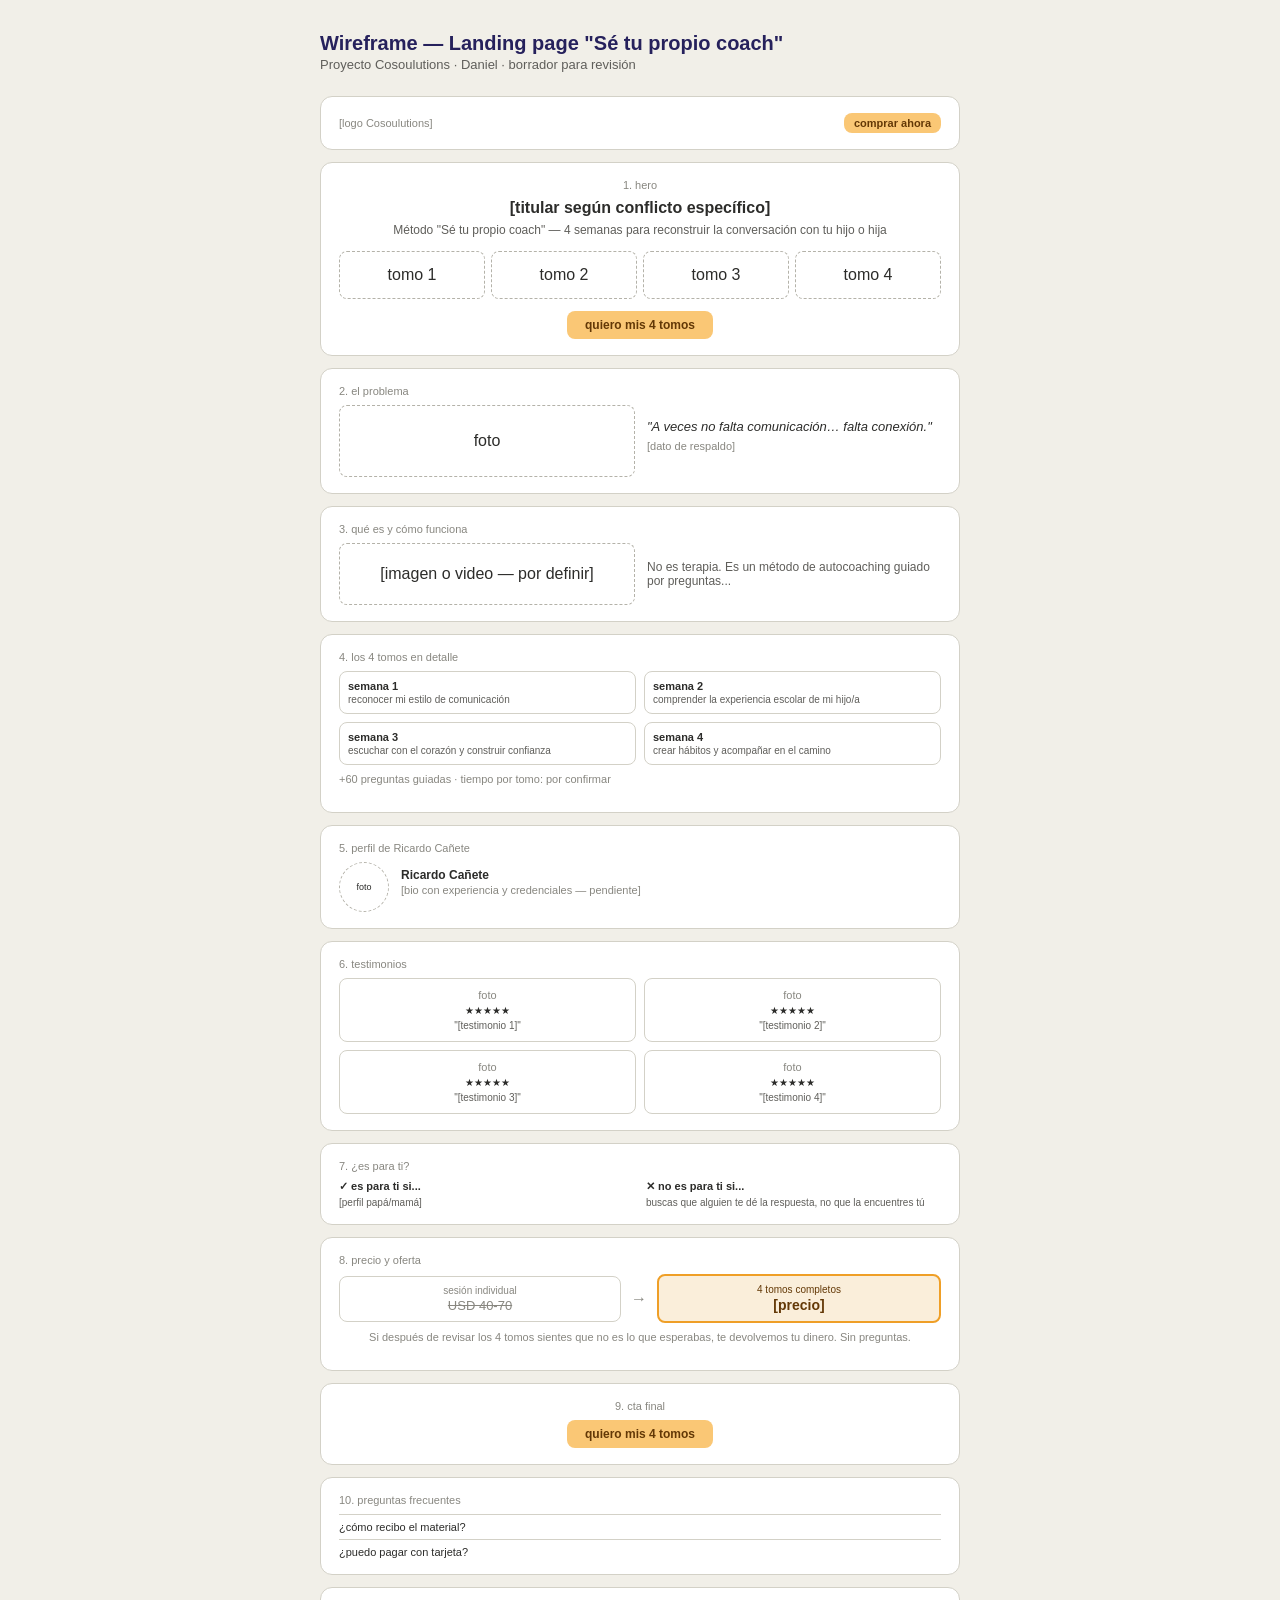
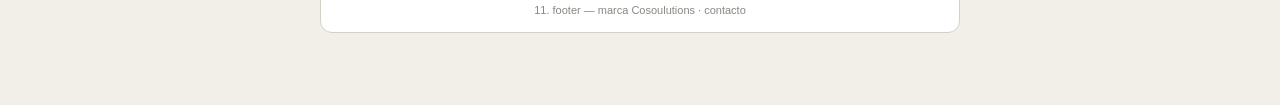
<file: index.html>
<!DOCTYPE html>
<html lang="es">
<head>
<meta charset="UTF-8">
<title>Wireframe — Sé tu propio coach</title>
<style>
  body {
    font-family: -apple-system, BlinkMacSystemFont, "Segoe UI", Helvetica, Arial, sans-serif;
    background: #F1EFE8;
    margin: 0;
    padding: 32px 16px 60px;
    color: #2C2C2A;
  }
  .wrap { max-width: 640px; margin: 0 auto; }
  .doc-title { font-size: 20px; font-weight: 600; margin: 0 0 2px; color: #26215C; }
  .doc-sub { font-size: 13px; color: #5F5E5A; margin: 0 0 24px; }
  .card { border: 1px solid #D3D1C7; border-radius: 12px; padding: 16px 18px; margin-bottom: 12px; background: #FFFFFF; }
  .label { font-size: 11px; color: #888780; margin: 0 0 8px; text-transform: none; }
  .dashed { border: 1px dashed #B4B2A9; border-radius: 8px; }
  .placeholder { color: #888780; font-size: 11px; }
  .pill { display: inline-block; font-size: 12px; font-weight: 600; padding: 7px 18px; border-radius: 8px; background: #FAC775; color: #633806; }
  .row { display: flex; gap: 12px; align-items: center; }
  .grid2 { display: grid; grid-template-columns: repeat(2, minmax(0,1fr)); gap: 8px; }
  .grid4 { display: grid; grid-template-columns: repeat(4, minmax(0,1fr)); gap: 6px; }
  .center { text-align: center; }
  .quote { font-style: italic; font-size: 13px; margin: 0; }
  .strike { text-decoration: line-through; color: #888780; }
</style>
</head>
<body>
<div class="wrap">
  <p class="doc-title">Wireframe — Landing page "Sé tu propio coach"</p>
  <p class="doc-sub">Proyecto Cosoulutions · Daniel · borrador para revisión</p>

  <div class="card row" style="justify-content:space-between;">
    <span class="placeholder">[logo Cosoulutions]</span>
    <span class="pill" style="padding:4px 10px; font-size:11px;">comprar ahora</span>
  </div>

  <div class="card center">
    <p class="label">1. hero</p>
    <p style="font-size:16px; font-weight:600; margin:0 0 6px;">[titular según conflicto específico]</p>
    <p style="font-size:12px; color:#5F5E5A; margin:0 0 14px;">Método "Sé tu propio coach" — 4 semanas para reconstruir la conversación con tu hijo o hija</p>
    <div class="grid4" style="margin-bottom:12px;">
      <div class="dashed center" style="padding:14px 4px;">tomo 1</div>
      <div class="dashed center" style="padding:14px 4px;">tomo 2</div>
      <div class="dashed center" style="padding:14px 4px;">tomo 3</div>
      <div class="dashed center" style="padding:14px 4px;">tomo 4</div>
    </div>
    <span class="pill">quiero mis 4 tomos</span>
  </div>

  <div class="card">
    <p class="label">2. el problema</p>
    <div class="row">
      <div class="dashed center" style="flex:1; min-height:70px; display:flex; align-items:center; justify-content:center;">foto</div>
      <div style="flex:1;">
        <p class="quote">"A veces no falta comunicación… falta conexión."</p>
        <p class="placeholder" style="margin-top:6px;">[dato de respaldo]</p>
      </div>
    </div>
  </div>

  <div class="card">
    <p class="label">3. qué es y cómo funciona</p>
    <div class="row">
      <div class="dashed center" style="flex:1; min-height:60px; display:flex; align-items:center; justify-content:center;">[imagen o video — por definir]</div>
      <p style="flex:1; font-size:12px; color:#5F5E5A; margin:0;">No es terapia. Es un método de autocoaching guiado por preguntas...</p>
    </div>
  </div>

  <div class="card">
    <p class="label">4. los 4 tomos en detalle</p>
    <div class="grid2">
      <div style="border:1px solid #D3D1C7; border-radius:8px; padding:8px;"><p style="font-size:11px; font-weight:600; margin:0;">semana 1</p><p style="font-size:10px; color:#5F5E5A; margin:2px 0 0;">reconocer mi estilo de comunicación</p></div>
      <div style="border:1px solid #D3D1C7; border-radius:8px; padding:8px;"><p style="font-size:11px; font-weight:600; margin:0;">semana 2</p><p style="font-size:10px; color:#5F5E5A; margin:2px 0 0;">comprender la experiencia escolar de mi hijo/a</p></div>
      <div style="border:1px solid #D3D1C7; border-radius:8px; padding:8px;"><p style="font-size:11px; font-weight:600; margin:0;">semana 3</p><p style="font-size:10px; color:#5F5E5A; margin:2px 0 0;">escuchar con el corazón y construir confianza</p></div>
      <div style="border:1px solid #D3D1C7; border-radius:8px; padding:8px;"><p style="font-size:11px; font-weight:600; margin:0;">semana 4</p><p style="font-size:10px; color:#5F5E5A; margin:2px 0 0;">crear hábitos y acompañar en el camino</p></div>
    </div>
    <p class="placeholder" style="margin-top:8px;">+60 preguntas guiadas · tiempo por tomo: por confirmar</p>
  </div>

  <div class="card">
    <p class="label">5. perfil de Ricardo Cañete</p>
    <div class="row">
      <div class="dashed" style="width:48px; height:48px; border-radius:50%; display:flex; align-items:center; justify-content:center; flex-shrink:0; font-size:9px;">foto</div>
      <div>
        <p style="font-size:12px; font-weight:600; margin:0;">Ricardo Cañete</p>
        <p class="placeholder" style="margin-top:2px;">[bio con experiencia y credenciales — pendiente]</p>
      </div>
    </div>
  </div>

  <div class="card">
    <p class="label">6. testimonios</p>
    <div class="grid2">
      <div style="border:1px solid #D3D1C7; border-radius:8px; padding:10px;" class="center"><div class="placeholder">foto</div><p style="font-size:10px; margin:4px 0;">★★★★★</p><p style="font-size:10px; color:#5F5E5A; margin:0;">"[testimonio 1]"</p></div>
      <div style="border:1px solid #D3D1C7; border-radius:8px; padding:10px;" class="center"><div class="placeholder">foto</div><p style="font-size:10px; margin:4px 0;">★★★★★</p><p style="font-size:10px; color:#5F5E5A; margin:0;">"[testimonio 2]"</p></div>
      <div style="border:1px solid #D3D1C7; border-radius:8px; padding:10px;" class="center"><div class="placeholder">foto</div><p style="font-size:10px; margin:4px 0;">★★★★★</p><p style="font-size:10px; color:#5F5E5A; margin:0;">"[testimonio 3]"</p></div>
      <div style="border:1px solid #D3D1C7; border-radius:8px; padding:10px;" class="center"><div class="placeholder">foto</div><p style="font-size:10px; margin:4px 0;">★★★★★</p><p style="font-size:10px; color:#5F5E5A; margin:0;">"[testimonio 4]"</p></div>
    </div>
  </div>

  <div class="card">
    <p class="label">7. ¿es para ti?</p>
    <div class="row">
      <div style="flex:1;"><p style="font-size:11px; font-weight:600; margin:0 0 4px;">✓ es para ti si...</p><p style="font-size:10px; color:#5F5E5A; margin:0;">[perfil papá/mamá]</p></div>
      <div style="flex:1;"><p style="font-size:11px; font-weight:600; margin:0 0 4px;">✕ no es para ti si...</p><p style="font-size:10px; color:#5F5E5A; margin:0;">buscas que alguien te dé la respuesta, no que la encuentres tú</p></div>
    </div>
  </div>

  <div class="card">
    <p class="label">8. precio y oferta</p>
    <div class="row" style="gap:10px;">
      <div class="center" style="flex:1; padding:8px; border:1px solid #D3D1C7; border-radius:8px;">
        <p style="font-size:10px; color:#888780; margin:0;">sesión individual</p>
        <p class="strike" style="font-size:13px; margin:2px 0 0;">USD 40-70</p>
      </div>
      <span style="font-size:16px; color:#888780;">→</span>
      <div class="center" style="flex:1; padding:8px; border:2px solid #EF9F27; border-radius:8px; background:#FAEEDA;">
        <p style="font-size:10px; color:#633806; margin:0;">4 tomos completos</p>
        <p style="font-size:14px; font-weight:600; color:#633806; margin:2px 0 0;">[precio]</p>
      </div>
    </div>
    <p class="placeholder center" style="margin-top:8px;">Si después de revisar los 4 tomos sientes que no es lo que esperabas, te devolvemos tu dinero. Sin preguntas.</p>
  </div>

  <div class="card center">
    <p class="label">9. cta final</p>
    <span class="pill">quiero mis 4 tomos</span>
  </div>

  <div class="card">
    <p class="label">10. preguntas frecuentes</p>
    <div style="border-top:1px solid #D3D1C7; padding-top:6px;"><p style="font-size:11px; margin:0;">¿cómo recibo el material?</p></div>
    <div style="border-top:1px solid #D3D1C7; padding-top:6px; margin-top:6px;"><p style="font-size:11px; margin:0;">¿puedo pagar con tarjeta?</p></div>
  </div>

  <div class="card center">
    <p class="label" style="margin:0;">11. footer — marca Cosoulutions · contacto</p>
  </div>

</div>
</body>
</html>
</file>
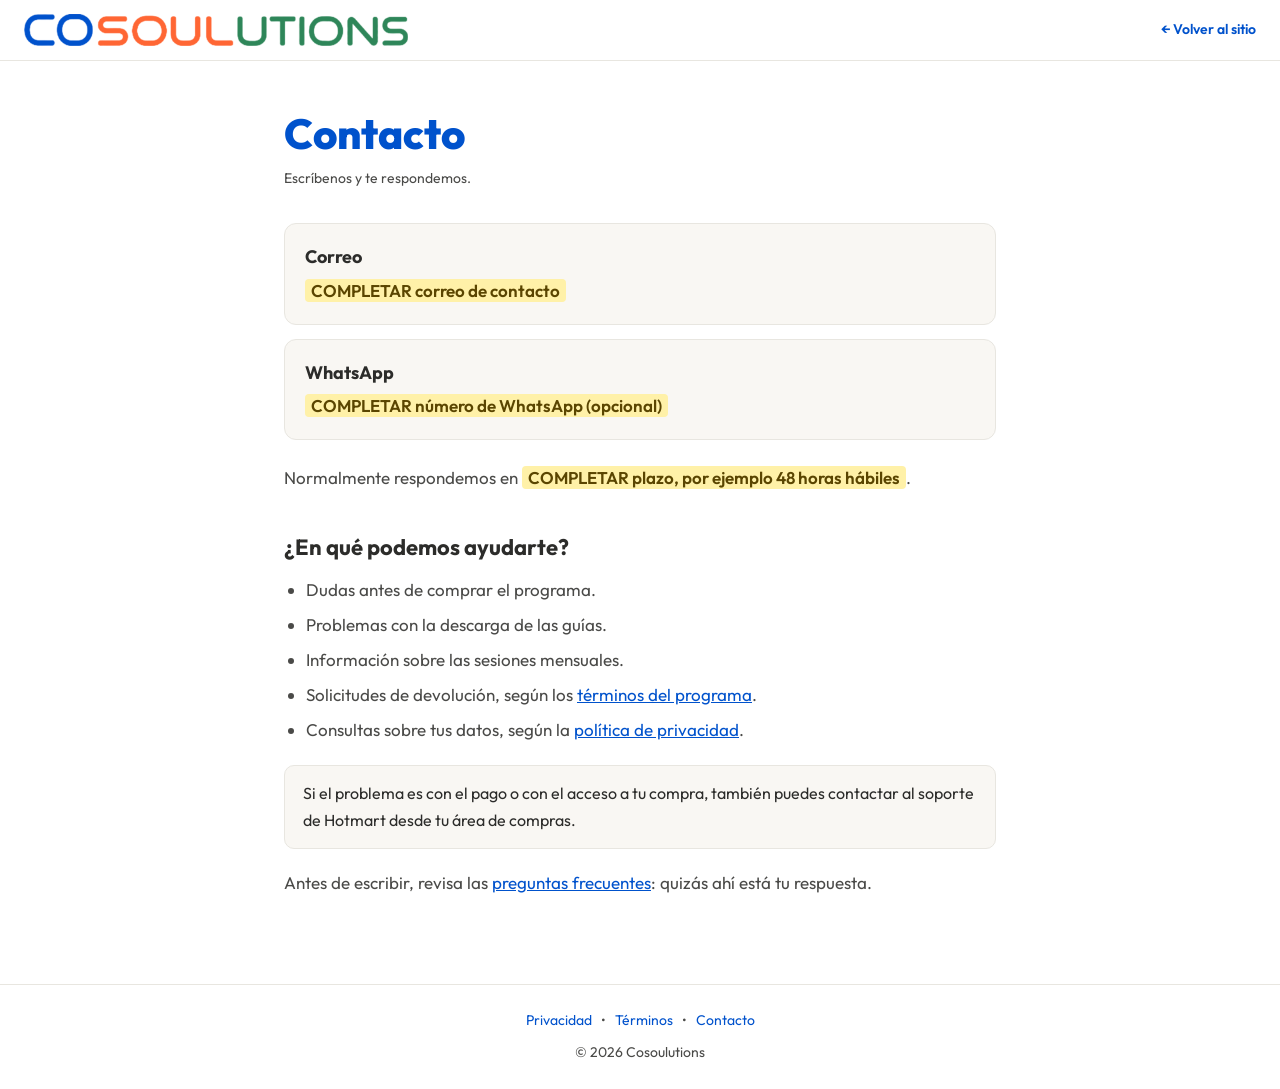
<file: contacto.html>
<!DOCTYPE html>
<html lang="es">
<head>
  <meta charset="UTF-8">
  <meta name="viewport" content="width=device-width, initial-scale=1.0">
  <title>Contacto | Cosoulutions</title>
  <meta name="robots" content="noindex">
  <link rel="icon" type="image/png" sizes="32x32" href="images/favicon-32.png">
  <link rel="apple-touch-icon" href="images/apple-touch-icon.png">
  <link href="https://fonts.googleapis.com/css2?family=Outfit:wght@400;600;700;800&display=swap" rel="stylesheet">
  <link rel="stylesheet" href="legal.css">
</head>
<body>

<header class="legal-header">
  <a href="index-pro.html"><img src="images/logo-cosoulutions.png" alt="Cosoulutions" width="600" height="50"></a>
  <a class="volver" href="index-pro.html">← Volver al sitio</a>
</header>

<main class="legal">
  <h1>Contacto</h1>
  <p class="actualizado">Escríbenos y te respondemos.</p>

  <div class="contacto-opciones">
    <div class="contacto-card">
      <h3>Correo</h3>
      <p><span class="pendiente">COMPLETAR correo de contacto</span></p>
    </div>
    <div class="contacto-card">
      <h3>WhatsApp</h3>
      <p><span class="pendiente">COMPLETAR número de WhatsApp (opcional)</span></p>
    </div>
  </div>

  <p>Normalmente respondemos en <span class="pendiente">COMPLETAR plazo, por ejemplo 48 horas hábiles</span>.</p>

  <h2>¿En qué podemos ayudarte?</h2>
  <ul>
    <li>Dudas antes de comprar el programa.</li>
    <li>Problemas con la descarga de las guías.</li>
    <li>Información sobre las sesiones mensuales.</li>
    <li>Solicitudes de devolución, según los <a href="terminos.html">términos del programa</a>.</li>
    <li>Consultas sobre tus datos, según la <a href="privacidad.html">política de privacidad</a>.</li>
  </ul>

  <div class="nota">
    Si el problema es con el pago o con el acceso a tu compra, también puedes contactar al soporte de Hotmart desde tu área de compras.
  </div>

  <p>Antes de escribir, revisa las <a href="index-pro.html#faq">preguntas frecuentes</a>: quizás ahí está tu respuesta.</p>
</main>

<footer class="legal-footer">
  <a href="privacidad.html">Privacidad</a> • <a href="terminos.html">Términos</a> • <a href="contacto.html">Contacto</a>
  <p style="margin-top: 8px;">© 2026 Cosoulutions</p>
</footer>

</body>
</html>
</file>
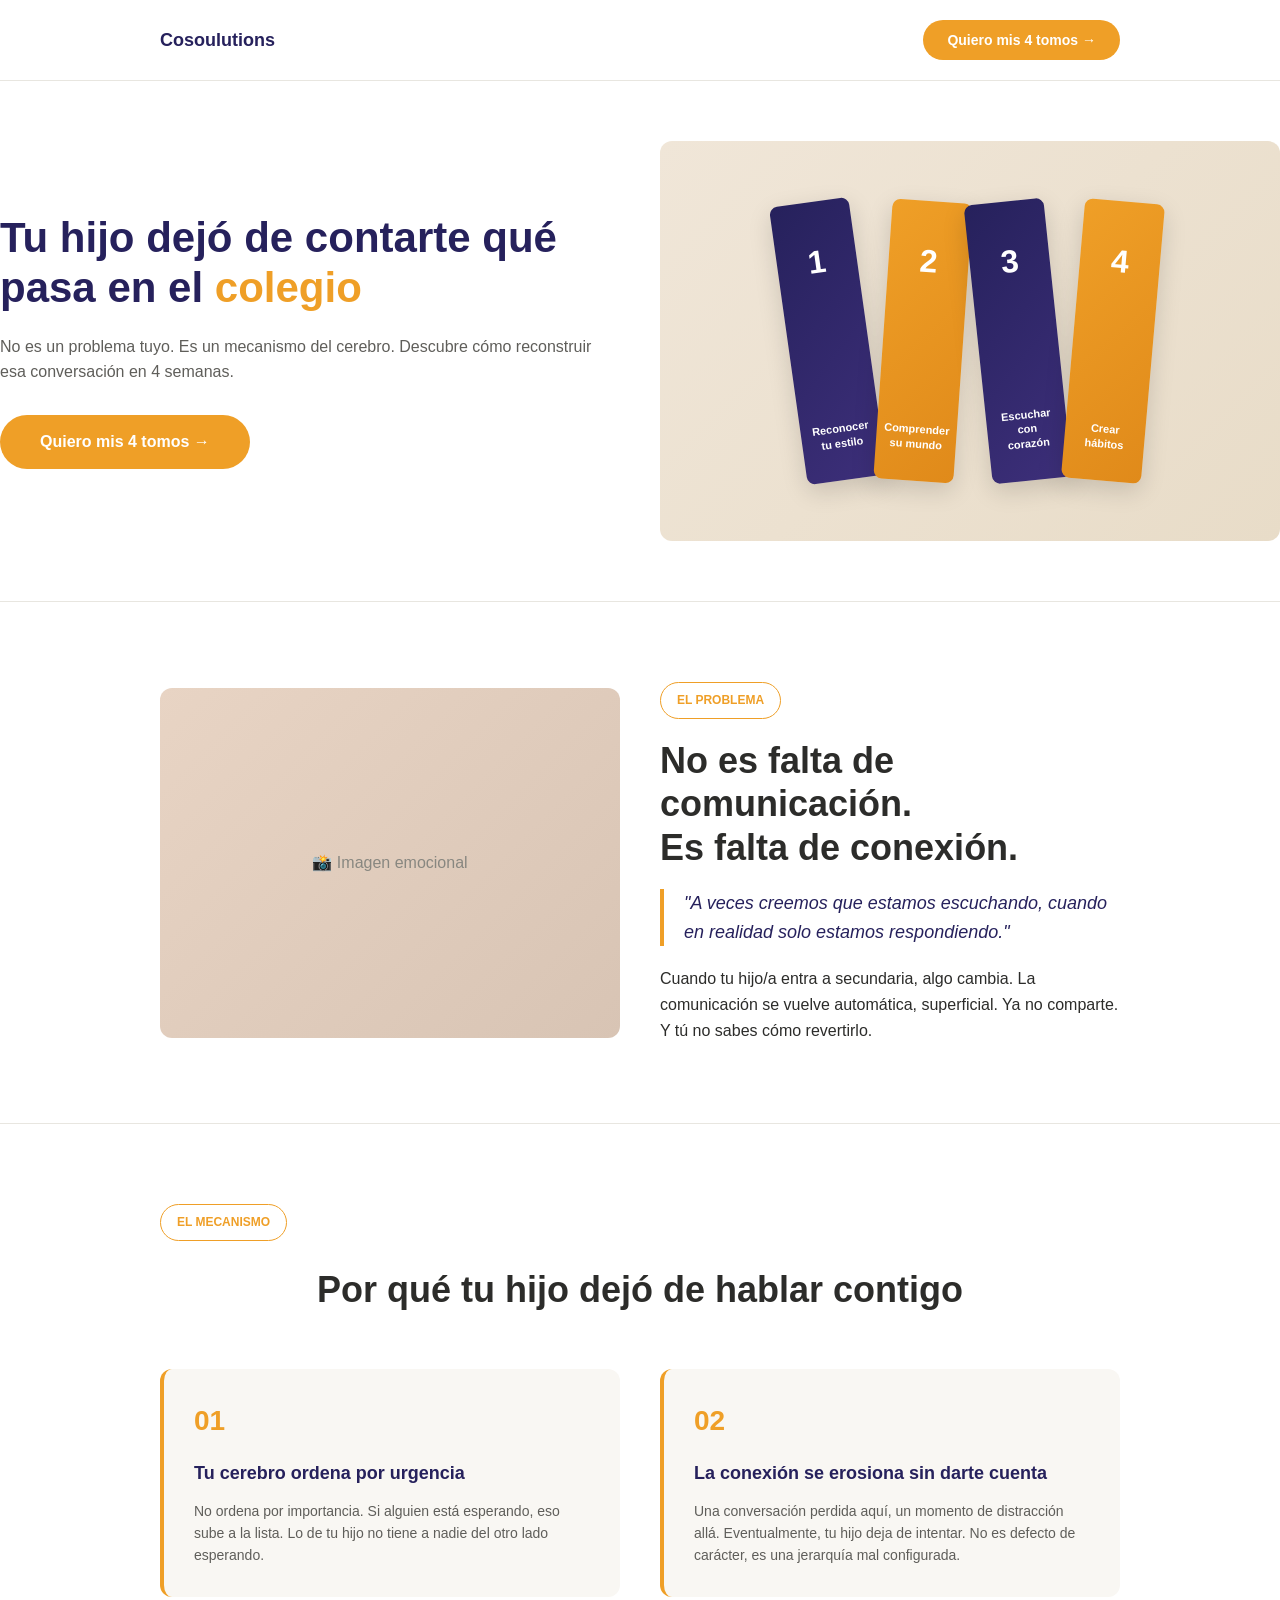
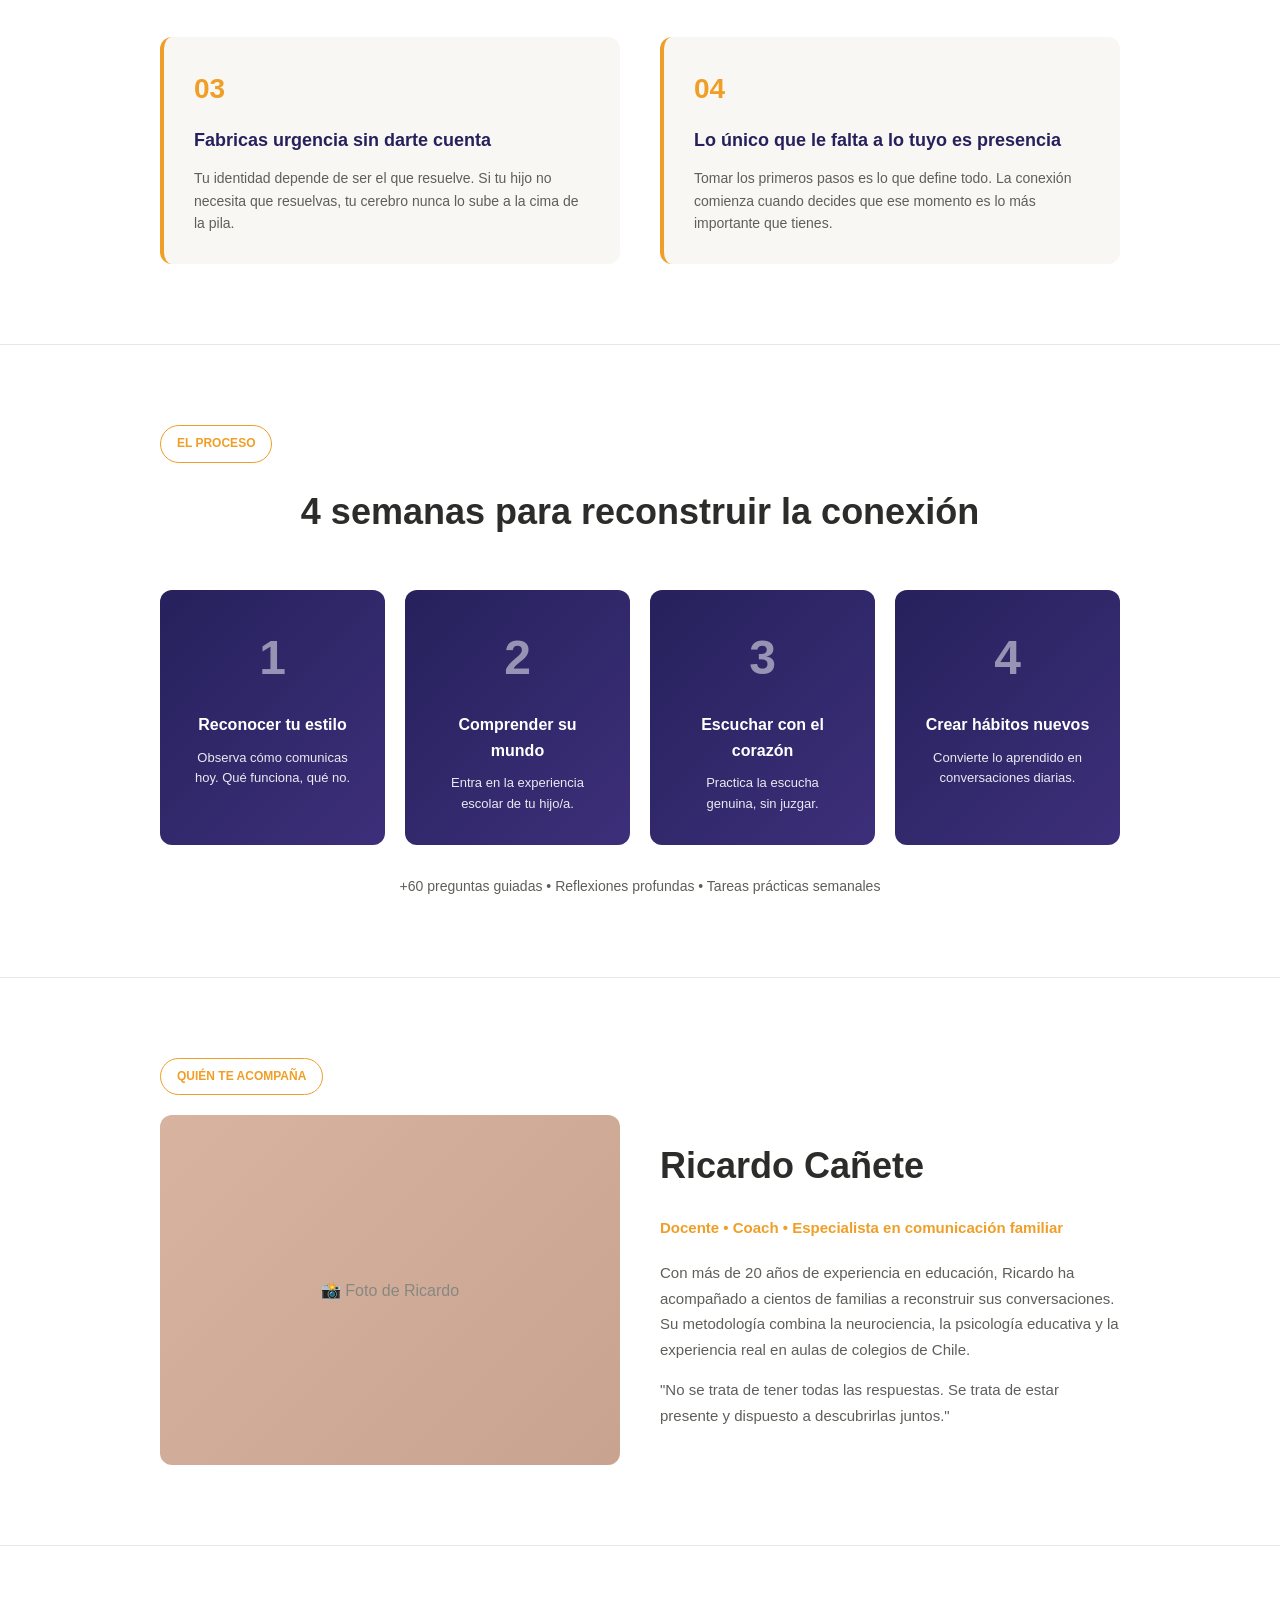
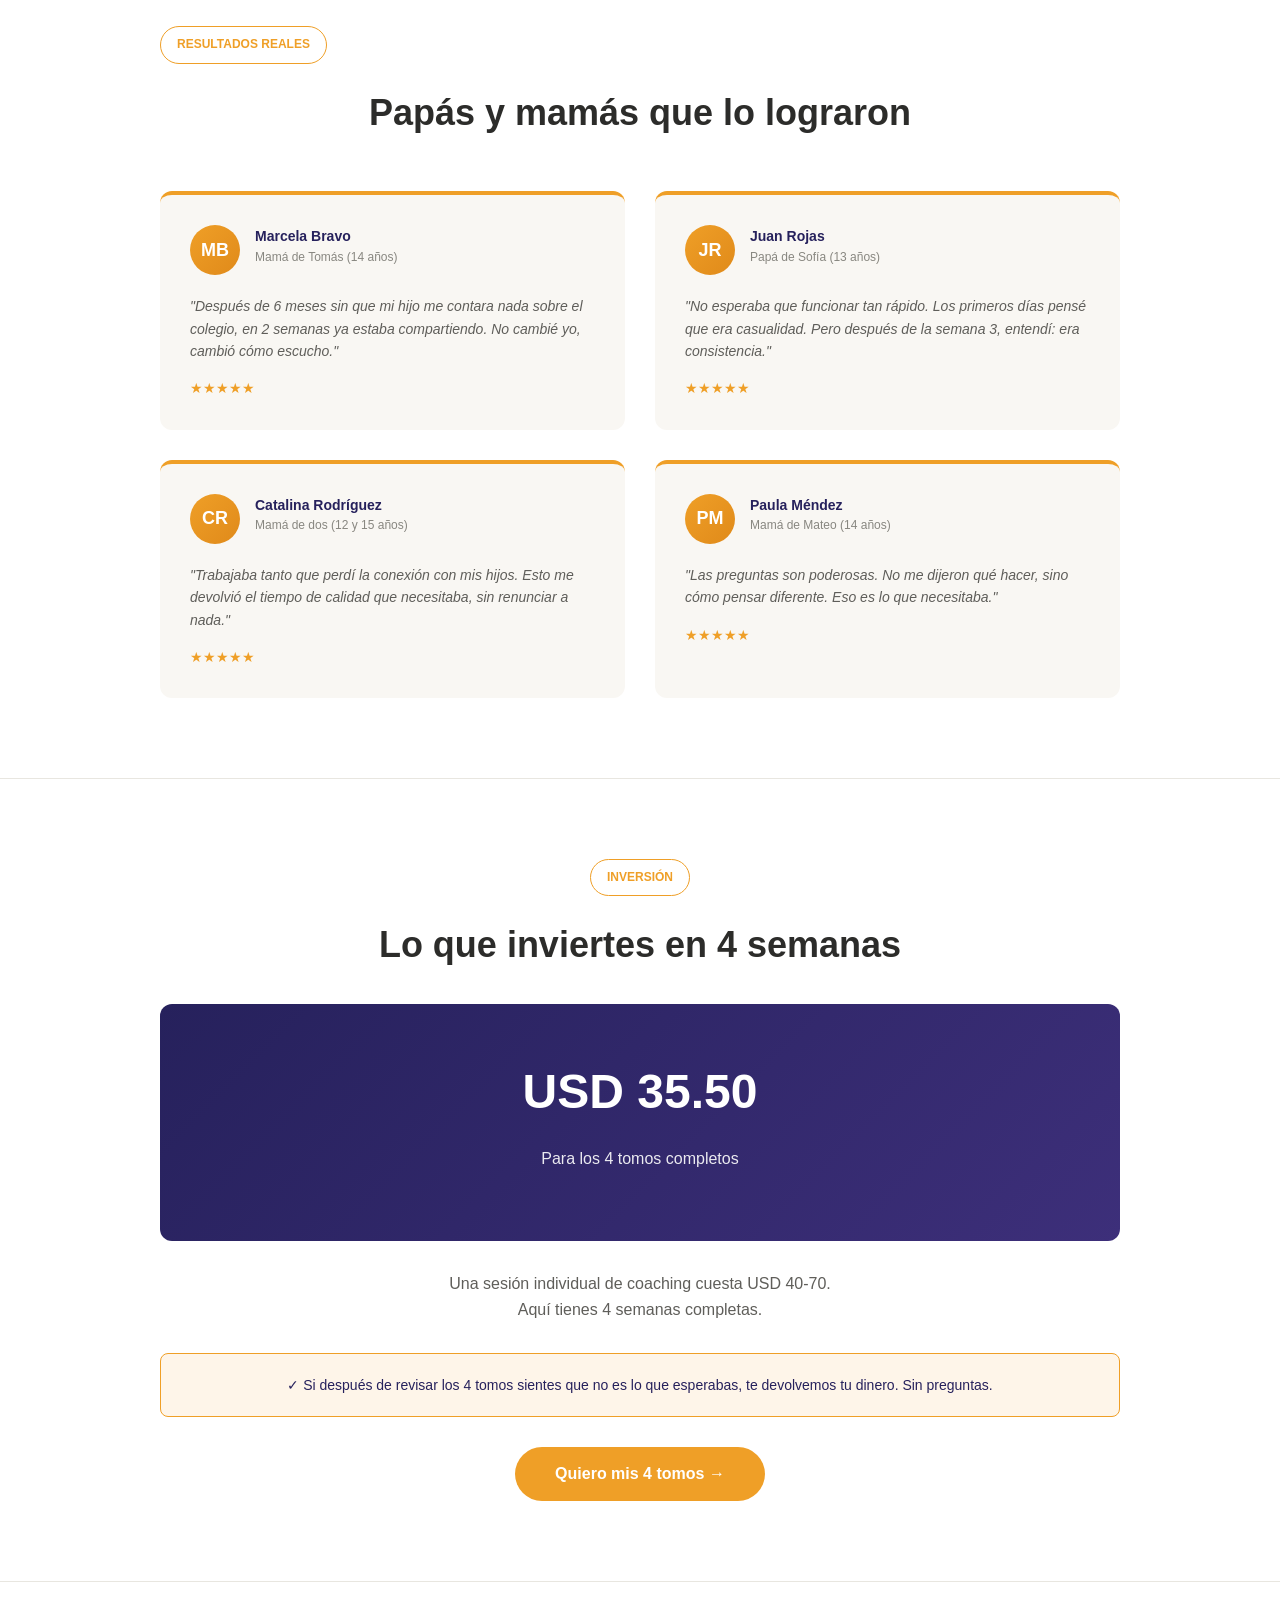
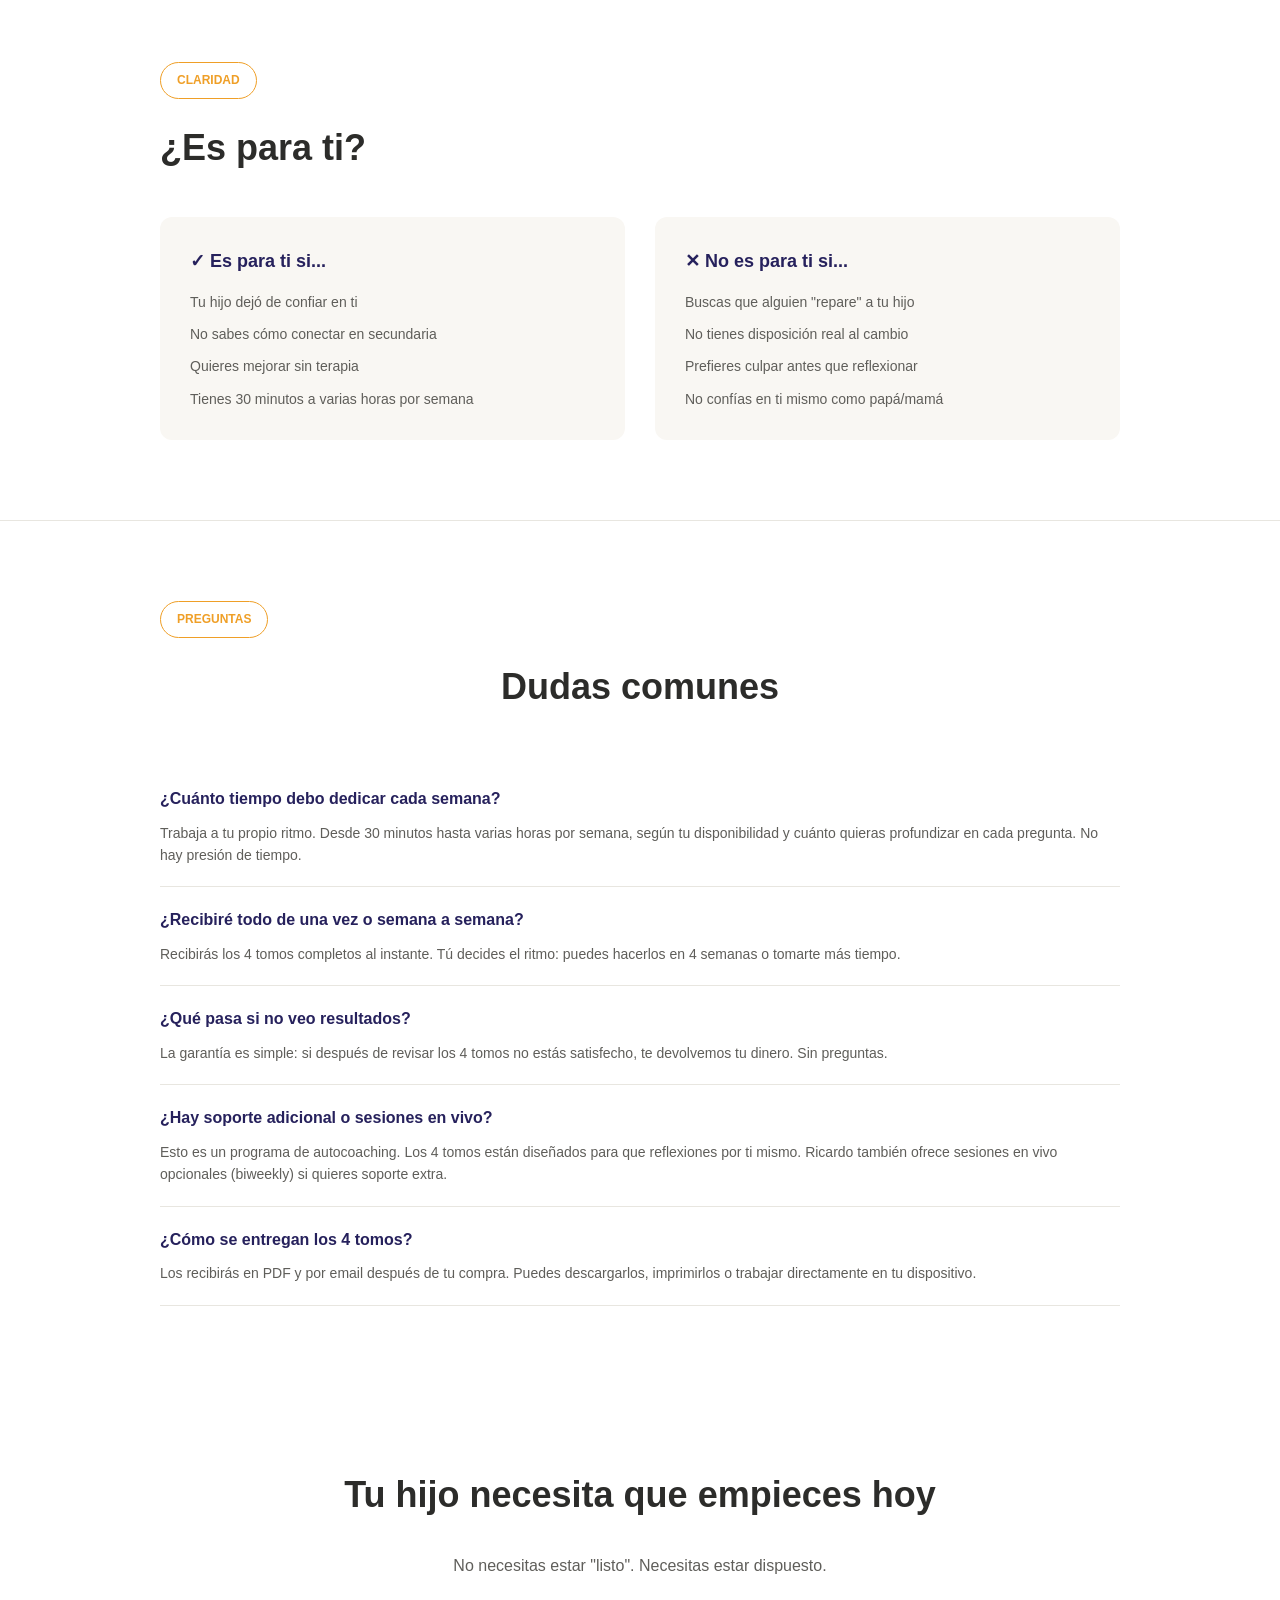
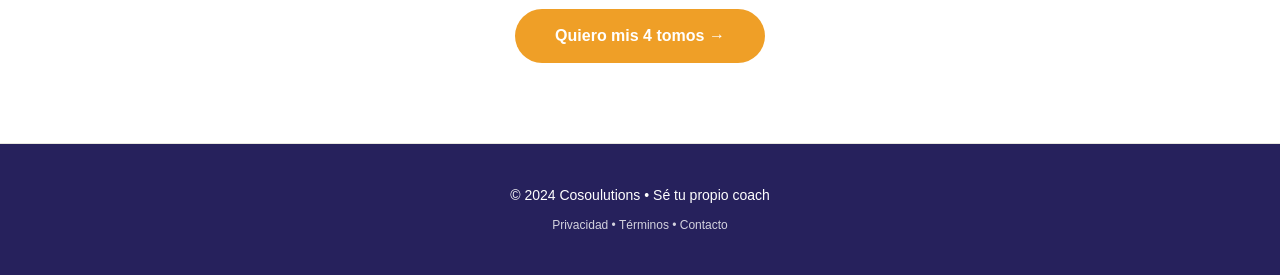
<file: index-v2.html>
<!DOCTYPE html>
<html lang="es">
<head>
<meta charset="UTF-8">
<meta name="viewport" content="width=device-width, initial-scale=1.0">
<title>Sé tu propio coach — Cosoulutions</title>
<style>
  * {
    margin: 0;
    padding: 0;
    box-sizing: border-box;
  }

  body {
    font-family: -apple-system, BlinkMacSystemFont, "Segoe UI", Helvetica, Arial, sans-serif;
    background: #FFFFFF;
    color: #2C2C2A;
    line-height: 1.6;
  }

  .container {
    max-width: 1000px;
    margin: 0 auto;
    padding: 0 20px;
  }

  /* HEADER */
  header {
    display: flex;
    justify-content: space-between;
    align-items: center;
    padding: 20px 0;
    position: sticky;
    top: 0;
    background: #FFFFFF;
    border-bottom: 1px solid #E8E6E0;
    z-index: 100;
  }

  .logo {
    font-size: 18px;
    font-weight: 700;
    color: #26215C;
  }

  .cta-btn {
    background: #EF9F27;
    color: white;
    border: none;
    padding: 12px 24px;
    border-radius: 25px;
    font-weight: 600;
    font-size: 14px;
    cursor: pointer;
    transition: all 0.3s;
  }

  .cta-btn:hover {
    background: #E08A1A;
    transform: translateY(-2px);
  }

  /* HERO */
  .hero {
    display: grid;
    grid-template-columns: 1fr 1fr;
    gap: 40px;
    align-items: center;
    padding: 60px 0;
  }

  .hero-content h1 {
    font-size: 42px;
    line-height: 1.2;
    margin-bottom: 20px;
    color: #26215C;
  }

  .hero-content h1 .highlight {
    color: #EF9F27;
  }

  .hero-content p {
    font-size: 16px;
    color: #5F5E5A;
    margin-bottom: 30px;
  }

  .hero-image {
    background: linear-gradient(135deg, #F0E6D8 0%, #E8DCC8 100%);
    height: 400px;
    border-radius: 12px;
    display: flex;
    align-items: center;
    justify-content: center;
    color: #888780;
    font-size: 14px;
    gap: 15px;
    padding: 40px;
  }

  .tomo {
    width: 80px;
    height: 280px;
    border-radius: 8px;
    display: flex;
    flex-direction: column;
    align-items: center;
    justify-content: space-between;
    padding: 15px;
    color: white;
    font-size: 12px;
    font-weight: 600;
    box-shadow: 0 8px 24px rgba(0,0,0,0.15);
    transition: transform 0.3s;
  }

  .tomo:hover {
    transform: translateY(-8px);
  }

  .tomo-1 {
    background: linear-gradient(135deg, #26215C 0%, #3d2f7a 100%);
    transform: rotateZ(-8deg);
  }

  .tomo-2 {
    background: linear-gradient(135deg, #EF9F27 0%, #E08A1A 100%);
    transform: rotateZ(4deg);
  }

  .tomo-3 {
    background: linear-gradient(135deg, #26215C 0%, #3d2f7a 100%);
    transform: rotateZ(-6deg);
  }

  .tomo-4 {
    background: linear-gradient(135deg, #EF9F27 0%, #E08A1A 100%);
    transform: rotateZ(5deg);
  }

  .tomo-numero {
    font-size: 32px;
    margin-top: 20px;
    font-weight: 700;
  }

  .tomo-titulo {
    text-align: center;
    font-size: 11px;
    line-height: 1.3;
    margin-bottom: 15px;
  }

  /* SECTION LABELS */
  .section-label {
    display: inline-block;
    border: 1px solid #EF9F27;
    color: #EF9F27;
    padding: 8px 16px;
    border-radius: 20px;
    font-size: 12px;
    font-weight: 600;
    margin-bottom: 20px;
    text-transform: uppercase;
  }

  /* PROBLEMA SECTION */
  .problema {
    padding: 80px 0;
    border-top: 1px solid #E8E6E0;
  }

  .problema-grid {
    display: grid;
    grid-template-columns: 1fr 1fr;
    gap: 40px;
    align-items: center;
  }

  .problema-image {
    background: linear-gradient(135deg, #E8D4C4 0%, #D8C4B4 100%);
    height: 350px;
    border-radius: 12px;
    display: flex;
    align-items: center;
    justify-content: center;
    color: #888780;
  }

  .problema-content h2 {
    font-size: 36px;
    margin-bottom: 20px;
    line-height: 1.2;
  }

  .problema-content .quote {
    font-style: italic;
    font-size: 18px;
    color: #26215C;
    margin: 20px 0;
    padding-left: 20px;
    border-left: 4px solid #EF9F27;
  }

  /* MECANISMO SECTION */
  .mecanismo {
    padding: 80px 0;
    border-top: 1px solid #E8E6E0;
  }

  .mecanismo h2 {
    font-size: 36px;
    margin-bottom: 50px;
    text-align: center;
  }

  .mecanismo-grid {
    display: grid;
    grid-template-columns: repeat(2, 1fr);
    gap: 40px;
  }

  .mecanismo-card {
    padding: 30px;
    background: #F9F7F3;
    border-radius: 12px;
    border-left: 4px solid #EF9F27;
  }

  .mecanismo-card .numero {
    display: inline-block;
    font-size: 28px;
    font-weight: 700;
    color: #EF9F27;
    margin-bottom: 15px;
  }

  .mecanismo-card h3 {
    font-size: 18px;
    margin-bottom: 12px;
    color: #26215C;
  }

  .mecanismo-card p {
    font-size: 14px;
    color: #5F5E5A;
    line-height: 1.6;
  }

  /* LAS 4 SEMANAS */
  .semanas {
    padding: 80px 0;
    border-top: 1px solid #E8E6E0;
  }

  .semanas h2 {
    font-size: 36px;
    margin-bottom: 50px;
    text-align: center;
  }

  .semanas-grid {
    display: grid;
    grid-template-columns: repeat(4, 1fr);
    gap: 20px;
  }

  .semana-card {
    background: linear-gradient(135deg, #26215C 0%, #3d2f7a 100%);
    color: white;
    padding: 30px;
    border-radius: 12px;
    text-align: center;
  }

  .semana-card .numero {
    font-size: 48px;
    font-weight: 700;
    margin-bottom: 15px;
    opacity: 0.5;
  }

  .semana-card h3 {
    font-size: 16px;
    font-weight: 600;
    margin-bottom: 10px;
  }

  .semana-card p {
    font-size: 13px;
    opacity: 0.9;
  }

  /* TESTIMONIOS */
  .testimonios {
    padding: 80px 0;
    border-top: 1px solid #E8E6E0;
  }

  .testimonios h2 {
    font-size: 36px;
    margin-bottom: 50px;
    text-align: center;
  }

  .testimonios-grid {
    display: grid;
    grid-template-columns: repeat(2, 1fr);
    gap: 30px;
  }

  .testimonio-card {
    padding: 30px;
    background: #F9F7F3;
    border-radius: 12px;
    border-top: 4px solid #EF9F27;
  }

  .testimonio-header {
    display: flex;
    gap: 15px;
    margin-bottom: 20px;
  }

  .testimonio-avatar {
    width: 50px;
    height: 50px;
    background: linear-gradient(135deg, #EF9F27 0%, #E08A1A 100%);
    border-radius: 50%;
    flex-shrink: 0;
    display: flex;
    align-items: center;
    justify-content: center;
    color: white;
    font-weight: 700;
    font-size: 18px;
  }

  .testimonio-info h3 {
    font-size: 14px;
    font-weight: 600;
    color: #26215C;
  }

  .testimonio-info .role {
    font-size: 12px;
    color: #888780;
  }

  .testimonio-text {
    font-size: 14px;
    color: #5F5E5A;
    font-style: italic;
    margin-bottom: 15px;
  }

  .stars {
    color: #EF9F27;
    font-size: 14px;
  }

  /* RICARDO */
  .ricardo {
    padding: 80px 0;
    border-top: 1px solid #E8E6E0;
  }

  .ricardo-grid {
    display: grid;
    grid-template-columns: 1fr 1fr;
    gap: 40px;
    align-items: center;
  }

  .ricardo-image {
    background: linear-gradient(135deg, #D8B4A0 0%, #C8A490 100%);
    height: 350px;
    border-radius: 12px;
    display: flex;
    align-items: center;
    justify-content: center;
    color: #888780;
  }

  .ricardo-content h2 {
    font-size: 36px;
    margin-bottom: 20px;
  }

  .ricardo-content .role {
    color: #EF9F27;
    font-weight: 600;
    margin-bottom: 20px;
  }

  .ricardo-content p {
    font-size: 15px;
    color: #5F5E5A;
    margin-bottom: 15px;
    line-height: 1.7;
  }

  /* PRECIO */
  .precio {
    padding: 80px 0;
    border-top: 1px solid #E8E6E0;
    text-align: center;
  }

  .precio h2 {
    font-size: 36px;
    margin-bottom: 30px;
  }

  .precio-box {
    background: linear-gradient(135deg, #26215C 0%, #3d2f7a 100%);
    color: white;
    padding: 50px 30px;
    border-radius: 12px;
    margin: 30px 0;
  }

  .precio-amount {
    font-size: 48px;
    font-weight: 700;
    margin-bottom: 15px;
  }

  .precio-description {
    font-size: 16px;
    opacity: 0.9;
    margin-bottom: 20px;
  }

  .garantia {
    background: rgba(239, 159, 39, 0.1);
    border: 1px solid #EF9F27;
    padding: 20px;
    border-radius: 8px;
    margin: 30px 0;
    font-size: 14px;
    color: #26215C;
  }

  /* FAQ */
  .faq {
    padding: 80px 0;
    border-top: 1px solid #E8E6E0;
  }

  .faq h2 {
    font-size: 36px;
    margin-bottom: 50px;
    text-align: center;
  }

  .faq-item {
    border-bottom: 1px solid #E8E6E0;
    padding: 20px 0;
  }

  .faq-item h3 {
    font-size: 16px;
    font-weight: 600;
    color: #26215C;
    margin-bottom: 10px;
  }

  .faq-item p {
    font-size: 14px;
    color: #5F5E5A;
  }

  /* CTA SECTION */
  .cta-section {
    padding: 80px 0;
    text-align: center;
  }

  .cta-section h2 {
    font-size: 36px;
    margin-bottom: 30px;
  }

  .cta-section p {
    font-size: 16px;
    color: #5F5E5A;
    margin-bottom: 30px;
  }

  .cta-btn-large {
    background: #EF9F27;
    color: white;
    border: none;
    padding: 18px 40px;
    border-radius: 30px;
    font-weight: 600;
    font-size: 16px;
    cursor: pointer;
    transition: all 0.3s;
    display: inline-block;
  }

  .cta-btn-large:hover {
    background: #E08A1A;
    transform: translateY(-2px);
  }

  /* FOOTER */
  footer {
    background: #26215C;
    color: white;
    padding: 40px 0;
    text-align: center;
    font-size: 14px;
    border-top: 1px solid #E8E6E0;
  }

  /* RESPONSIVE */
  @media (max-width: 768px) {
    .hero, .problema-grid, .ricardo-grid {
      grid-template-columns: 1fr;
    }

    .semanas-grid {
      grid-template-columns: repeat(2, 1fr);
    }

    .testimonios-grid {
      grid-template-columns: 1fr;
    }

    .mecanismo-grid {
      grid-template-columns: 1fr;
    }

    h1 { font-size: 28px; }
    h2 { font-size: 24px; }
  }
</style>
</head>
<body>

<!-- HEADER -->
<header>
  <div class="container" style="display: flex; justify-content: space-between; align-items: center; width: 100%;">
    <div class="logo">Cosoulutions</div>
    <button class="cta-btn">Quiero mis 4 tomos →</button>
  </div>
</header>

<!-- HERO -->
<section class="hero">
  <div class="container" style="display: contents;">
    <div class="hero-content">
      <h1>Tu hijo dejó de contarte qué pasa en el <span class="highlight">colegio</span></h1>
      <p>No es un problema tuyo. Es un mecanismo del cerebro. Descubre cómo reconstruir esa conversación en 4 semanas.</p>
      <button class="cta-btn-large">Quiero mis 4 tomos →</button>
    </div>
    <div class="hero-image">
      <div class="tomo tomo-1">
        <div class="tomo-numero">1</div>
        <div class="tomo-titulo">Reconocer tu estilo</div>
      </div>
      <div class="tomo tomo-2">
        <div class="tomo-numero">2</div>
        <div class="tomo-titulo">Comprender su mundo</div>
      </div>
      <div class="tomo tomo-3">
        <div class="tomo-numero">3</div>
        <div class="tomo-titulo">Escuchar con corazón</div>
      </div>
      <div class="tomo tomo-4">
        <div class="tomo-numero">4</div>
        <div class="tomo-titulo">Crear hábitos</div>
      </div>
    </div>
  </div>
</section>

<!-- PROBLEMA -->
<section class="problema">
  <div class="container">
    <div class="problema-grid">
      <div class="problema-image">
        📸 Imagen emocional
      </div>
      <div class="problema-content">
        <span class="section-label">El Problema</span>
        <h2>No es falta de comunicación.<br/>Es falta de <span class="highlight">conexión.</span></h2>
        <p class="quote">"A veces creemos que estamos escuchando, cuando en realidad solo estamos respondiendo."</p>
        <p>Cuando tu hijo/a entra a secundaria, algo cambia. La comunicación se vuelve automática, superficial. Ya no comparte. Y tú no sabes cómo revertirlo.</p>
      </div>
    </div>
  </div>
</section>

<!-- MECANISMO -->
<section class="mecanismo">
  <div class="container">
    <span class="section-label">El Mecanismo</span>
    <h2>Por qué tu hijo dejó de hablar contigo</h2>
    <div class="mecanismo-grid">
      <div class="mecanismo-card">
        <div class="numero">01</div>
        <h3>Tu cerebro ordena por urgencia</h3>
        <p>No ordena por importancia. Si alguien está esperando, eso sube a la lista. Lo de tu hijo no tiene a nadie del otro lado esperando.</p>
      </div>
      <div class="mecanismo-card">
        <div class="numero">02</div>
        <h3>La conexión se erosiona sin darte cuenta</h3>
        <p>Una conversación perdida aquí, un momento de distracción allá. Eventualmente, tu hijo deja de intentar. No es defecto de carácter, es una jerarquía mal configurada.</p>
      </div>
      <div class="mecanismo-card">
        <div class="numero">03</div>
        <h3>Fabricas urgencia sin darte cuenta</h3>
        <p>Tu identidad depende de ser el que resuelve. Si tu hijo no necesita que resuelvas, tu cerebro nunca lo sube a la cima de la pila.</p>
      </div>
      <div class="mecanismo-card">
        <div class="numero">04</div>
        <h3>Lo único que le falta a lo tuyo es presencia</h3>
        <p>Tomar los primeros pasos es lo que define todo. La conexión comienza cuando decides que ese momento es lo más importante que tienes.</p>
      </div>
    </div>
  </div>
</section>

<!-- LAS 4 SEMANAS -->
<section class="semanas">
  <div class="container">
    <span class="section-label">El Proceso</span>
    <h2>4 semanas para reconstruir la conexión</h2>
    <div class="semanas-grid">
      <div class="semana-card">
        <div class="numero">1</div>
        <h3>Reconocer tu estilo</h3>
        <p>Observa cómo comunicas hoy. Qué funciona, qué no.</p>
      </div>
      <div class="semana-card">
        <div class="numero">2</div>
        <h3>Comprender su mundo</h3>
        <p>Entra en la experiencia escolar de tu hijo/a.</p>
      </div>
      <div class="semana-card">
        <div class="numero">3</div>
        <h3>Escuchar con el corazón</h3>
        <p>Practica la escucha genuina, sin juzgar.</p>
      </div>
      <div class="semana-card">
        <div class="numero">4</div>
        <h3>Crear hábitos nuevos</h3>
        <p>Convierte lo aprendido en conversaciones diarias.</p>
      </div>
    </div>
    <p style="text-align: center; margin-top: 30px; color: #5F5E5A; font-size: 14px;">+60 preguntas guiadas • Reflexiones profundas • Tareas prácticas semanales</p>
  </div>
</section>

<!-- RICARDO -->
<section class="ricardo">
  <div class="container">
    <span class="section-label">Quién te acompaña</span>
    <div class="ricardo-grid">
      <div class="ricardo-image">
        📸 Foto de Ricardo
      </div>
      <div class="ricardo-content">
        <h2>Ricardo Cañete</h2>
        <p class="role">Docente • Coach • Especialista en comunicación familiar</p>
        <p>Con más de 20 años de experiencia en educación, Ricardo ha acompañado a cientos de familias a reconstruir sus conversaciones. Su metodología combina la neurociencia, la psicología educativa y la experiencia real en aulas de colegios de Chile.</p>
        <p>"No se trata de tener todas las respuestas. Se trata de estar presente y dispuesto a descubrirlas juntos."</p>
      </div>
    </div>
  </div>
</section>

<!-- TESTIMONIOS -->
<section class="testimonios">
  <div class="container">
    <span class="section-label">Resultados reales</span>
    <h2>Papás y mamás que lo lograron</h2>
    <div class="testimonios-grid">
      <div class="testimonio-card">
        <div class="testimonio-header">
          <div class="testimonio-avatar">MB</div>
          <div class="testimonio-info">
            <h3>Marcela Bravo</h3>
            <p class="role">Mamá de Tomás (14 años)</p>
          </div>
        </div>
        <p class="testimonio-text">"Después de 6 meses sin que mi hijo me contara nada sobre el colegio, en 2 semanas ya estaba compartiendo. No cambié yo, cambió cómo escucho."</p>
        <div class="stars">★★★★★</div>
      </div>

      <div class="testimonio-card">
        <div class="testimonio-header">
          <div class="testimonio-avatar">JR</div>
          <div class="testimonio-info">
            <h3>Juan Rojas</h3>
            <p class="role">Papá de Sofía (13 años)</p>
          </div>
        </div>
        <p class="testimonio-text">"No esperaba que funcionar tan rápido. Los primeros días pensé que era casualidad. Pero después de la semana 3, entendí: era consistencia."</p>
        <div class="stars">★★★★★</div>
      </div>

      <div class="testimonio-card">
        <div class="testimonio-header">
          <div class="testimonio-avatar">CR</div>
          <div class="testimonio-info">
            <h3>Catalina Rodríguez</h3>
            <p class="role">Mamá de dos (12 y 15 años)</p>
          </div>
        </div>
        <p class="testimonio-text">"Trabajaba tanto que perdí la conexión con mis hijos. Esto me devolvió el tiempo de calidad que necesitaba, sin renunciar a nada."</p>
        <div class="stars">★★★★★</div>
      </div>

      <div class="testimonio-card">
        <div class="testimonio-header">
          <div class="testimonio-avatar">PM</div>
          <div class="testimonio-info">
            <h3>Paula Méndez</h3>
            <p class="role">Mamá de Mateo (14 años)</p>
          </div>
        </div>
        <p class="testimonio-text">"Las preguntas son poderosas. No me dijeron qué hacer, sino cómo pensar diferente. Eso es lo que necesitaba."</p>
        <div class="stars">★★★★★</div>
      </div>
    </div>
  </div>
</section>

<!-- PRECIO -->
<section class="precio">
  <div class="container">
    <span class="section-label">Inversión</span>
    <h2>Lo que inviertes en 4 semanas</h2>
    
    <div class="precio-box">
      <div class="precio-amount">USD 35.50</div>
      <div class="precio-description">Para los 4 tomos completos</div>
    </div>

    <p style="font-size: 16px; color: #5F5E5A; margin: 20px 0;">Una sesión individual de coaching cuesta USD 40-70.<br/>Aquí tienes 4 semanas completas.</p>

    <div class="garantia">
      ✓ Si después de revisar los 4 tomos sientes que no es lo que esperabas, te devolvemos tu dinero. Sin preguntas.
    </div>

    <button class="cta-btn-large">Quiero mis 4 tomos →</button>
  </div>
</section>

<!-- ¿ES PARA TI? -->
<section style="padding: 80px 0; border-top: 1px solid #E8E6E0;">
  <div class="container">
    <span class="section-label">Claridad</span>
    <h2 style="font-size: 36px; margin-bottom: 40px;">¿Es para ti?</h2>
    
    <div style="display: grid; grid-template-columns: 1fr 1fr; gap: 30px;">
      <div style="padding: 30px; background: #F9F7F3; border-radius: 12px;">
        <h3 style="font-size: 18px; color: #26215C; margin-bottom: 15px;">✓ Es para ti si...</h3>
        <ul style="list-style: none;">
          <li style="font-size: 14px; color: #5F5E5A; margin-bottom: 10px;">Tu hijo dejó de confiar en ti</li>
          <li style="font-size: 14px; color: #5F5E5A; margin-bottom: 10px;">No sabes cómo conectar en secundaria</li>
          <li style="font-size: 14px; color: #5F5E5A; margin-bottom: 10px;">Quieres mejorar sin terapia</li>
          <li style="font-size: 14px; color: #5F5E5A;">Tienes 30 minutos a varias horas por semana</li>
        </ul>
      </div>

      <div style="padding: 30px; background: #F9F7F3; border-radius: 12px;">
        <h3 style="font-size: 18px; color: #26215C; margin-bottom: 15px;">✕ No es para ti si...</h3>
        <ul style="list-style: none;">
          <li style="font-size: 14px; color: #5F5E5A; margin-bottom: 10px;">Buscas que alguien "repare" a tu hijo</li>
          <li style="font-size: 14px; color: #5F5E5A; margin-bottom: 10px;">No tienes disposición real al cambio</li>
          <li style="font-size: 14px; color: #5F5E5A; margin-bottom: 10px;">Prefieres culpar antes que reflexionar</li>
          <li style="font-size: 14px; color: #5F5E5A;">No confías en ti mismo como papá/mamá</li>
        </ul>
      </div>
    </div>
  </div>
</section>

<!-- FAQ -->
<section class="faq">
  <div class="container">
    <span class="section-label">Preguntas</span>
    <h2>Dudas comunes</h2>

    <div class="faq-item">
      <h3>¿Cuánto tiempo debo dedicar cada semana?</h3>
      <p>Trabaja a tu propio ritmo. Desde 30 minutos hasta varias horas por semana, según tu disponibilidad y cuánto quieras profundizar en cada pregunta. No hay presión de tiempo.</p>
    </div>

    <div class="faq-item">
      <h3>¿Recibiré todo de una vez o semana a semana?</h3>
      <p>Recibirás los 4 tomos completos al instante. Tú decides el ritmo: puedes hacerlos en 4 semanas o tomarte más tiempo.</p>
    </div>

    <div class="faq-item">
      <h3>¿Qué pasa si no veo resultados?</h3>
      <p>La garantía es simple: si después de revisar los 4 tomos no estás satisfecho, te devolvemos tu dinero. Sin preguntas.</p>
    </div>

    <div class="faq-item">
      <h3>¿Hay soporte adicional o sesiones en vivo?</h3>
      <p>Esto es un programa de autocoaching. Los 4 tomos están diseñados para que reflexiones por ti mismo. Ricardo también ofrece sesiones en vivo opcionales (biweekly) si quieres soporte extra.</p>
    </div>

    <div class="faq-item">
      <h3>¿Cómo se entregan los 4 tomos?</h3>
      <p>Los recibirás en PDF y por email después de tu compra. Puedes descargarlos, imprimirlos o trabajar directamente en tu dispositivo.</p>
    </div>
  </div>
</section>

<!-- CTA FINAL -->
<section class="cta-section">
  <div class="container">
    <h2>Tu hijo necesita que empieces hoy</h2>
    <p>No necesitas estar "listo". Necesitas estar dispuesto.</p>
    <button class="cta-btn-large">Quiero mis 4 tomos →</button>
  </div>
</section>

<!-- FOOTER -->
<footer>
  <div class="container">
    <p>© 2024 Cosoulutions • Sé tu propio coach</p>
    <p style="font-size: 12px; margin-top: 10px; opacity: 0.8;">Privacidad • Términos • Contacto</p>
  </div>
</footer>

</body>
</html>
</file>
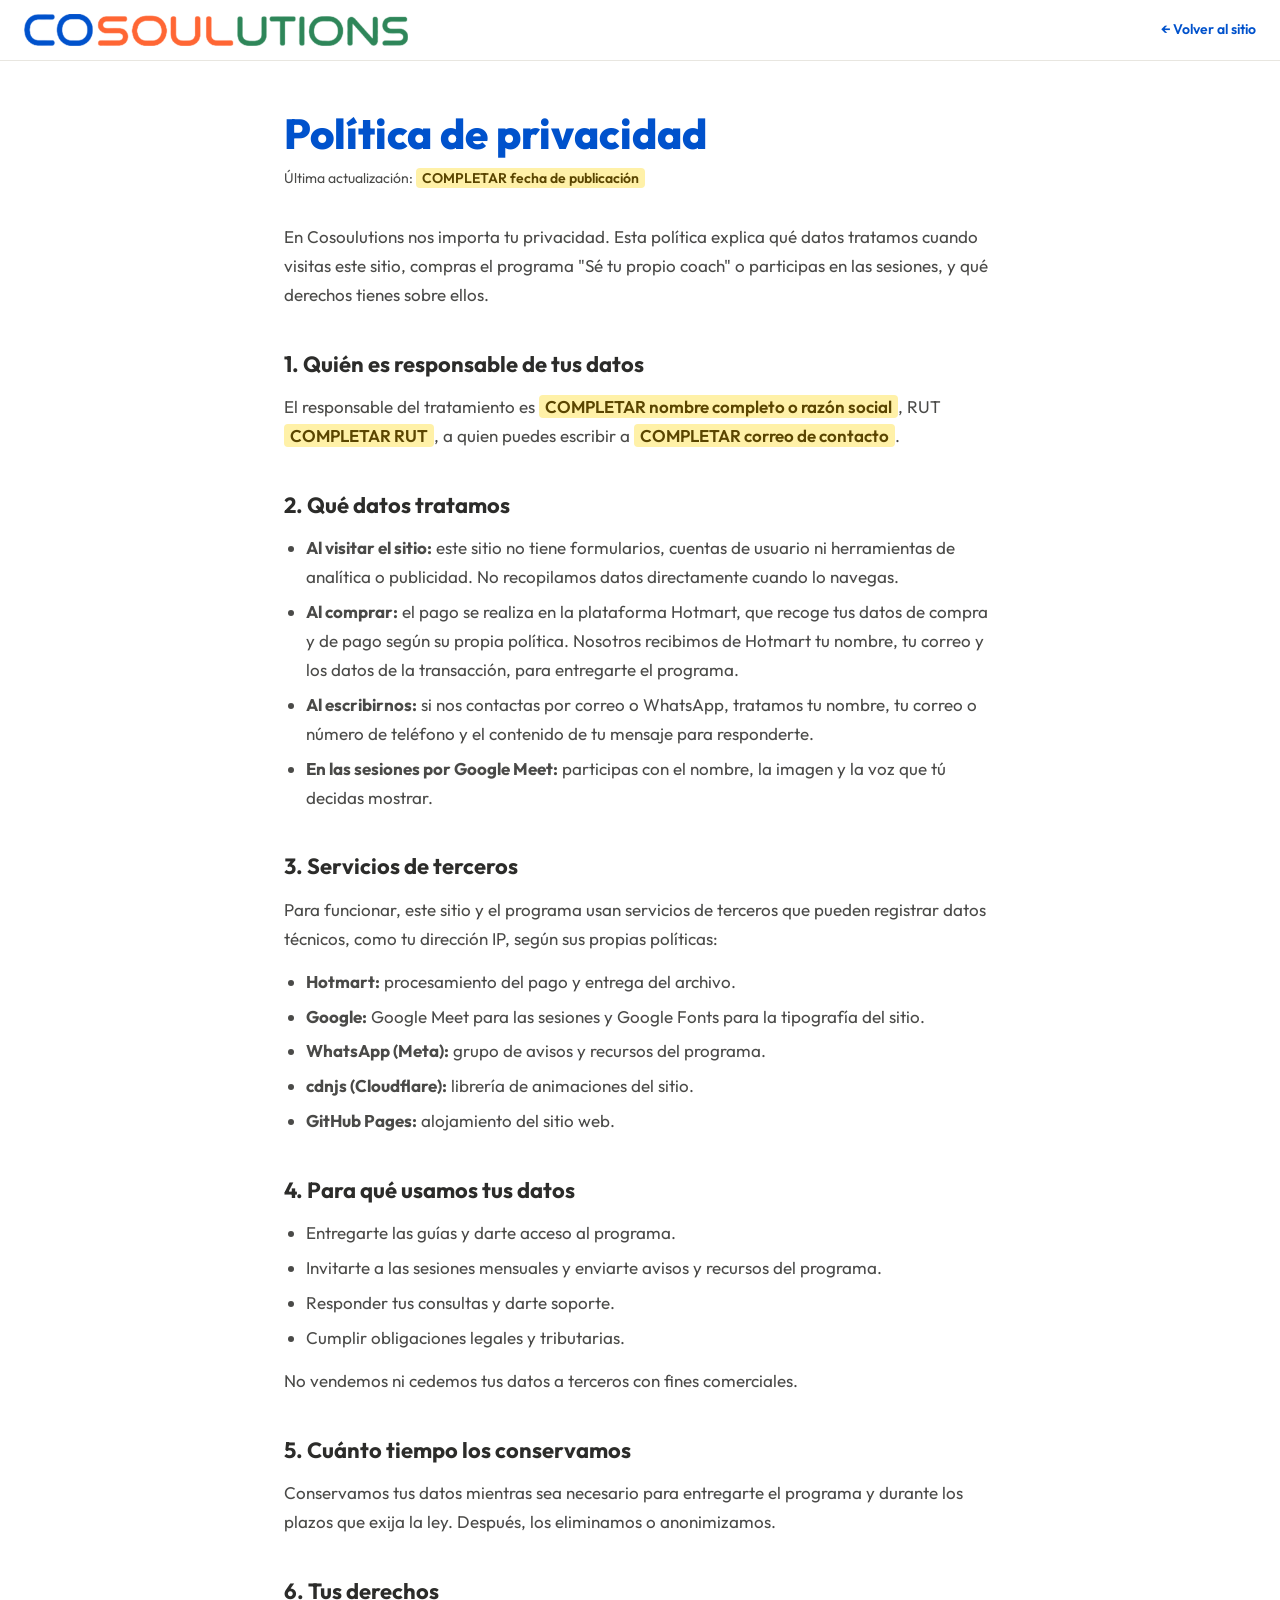
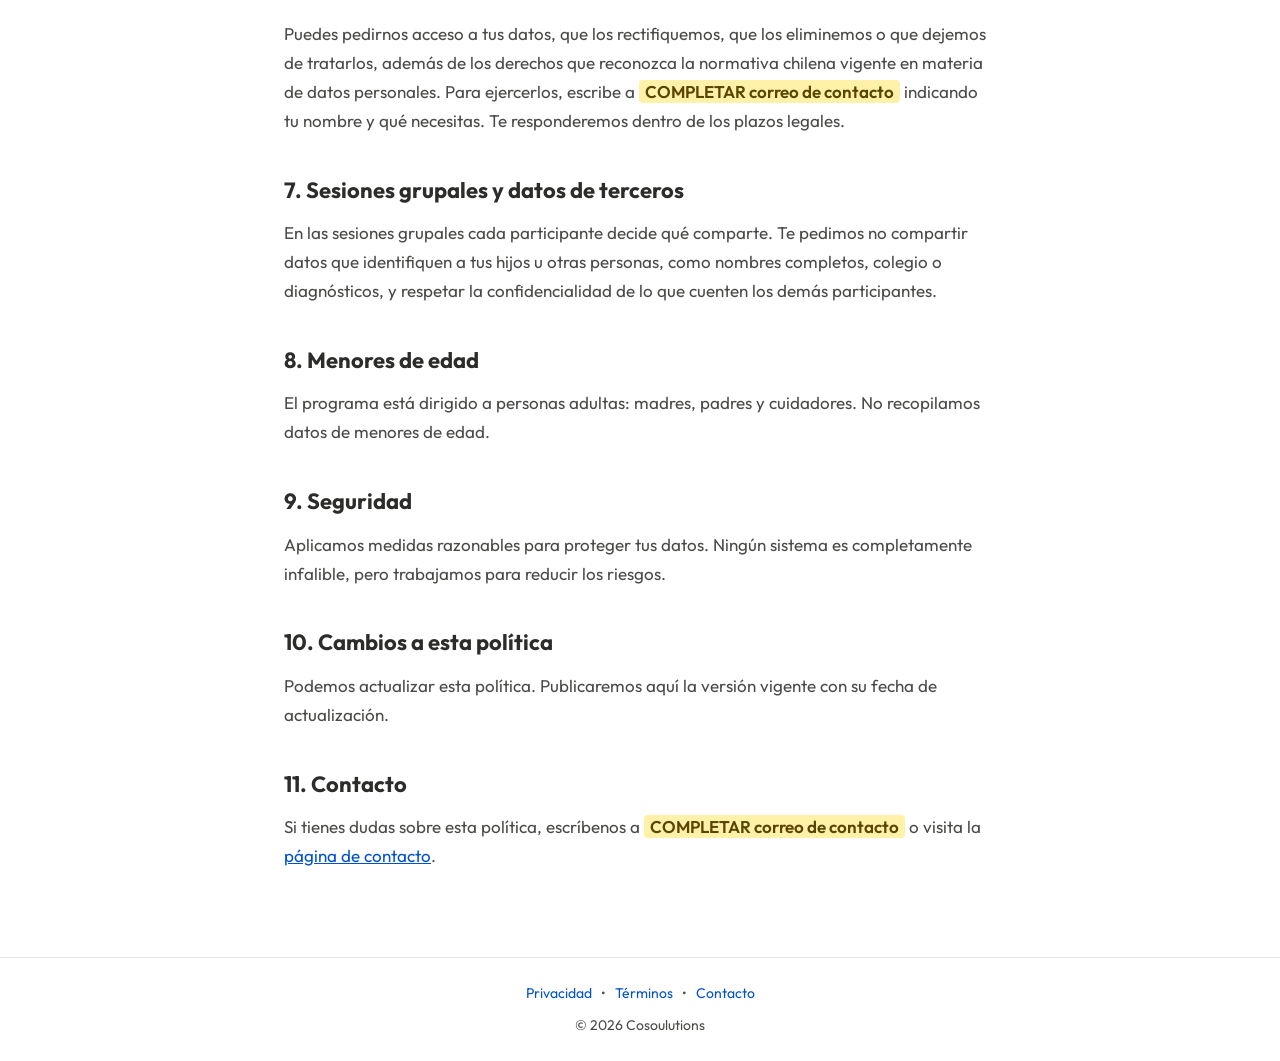
<file: privacidad.html>
<!DOCTYPE html>
<html lang="es">
<head>
  <meta charset="UTF-8">
  <meta name="viewport" content="width=device-width, initial-scale=1.0">
  <title>Política de privacidad | Cosoulutions</title>
  <meta name="robots" content="noindex">
  <link rel="icon" type="image/png" sizes="32x32" href="images/favicon-32.png">
  <link rel="apple-touch-icon" href="images/apple-touch-icon.png">
  <link href="https://fonts.googleapis.com/css2?family=Outfit:wght@400;600;700;800&display=swap" rel="stylesheet">
  <link rel="stylesheet" href="legal.css">
</head>
<body>

<header class="legal-header">
  <a href="index-pro.html"><img src="images/logo-cosoulutions.png" alt="Cosoulutions" width="600" height="50"></a>
  <a class="volver" href="index-pro.html">← Volver al sitio</a>
</header>

<main class="legal">
  <h1>Política de privacidad</h1>
  <p class="actualizado">Última actualización: <span class="pendiente">COMPLETAR fecha de publicación</span></p>

  <p>En Cosoulutions nos importa tu privacidad. Esta política explica qué datos tratamos cuando visitas este sitio, compras el programa "Sé tu propio coach" o participas en las sesiones, y qué derechos tienes sobre ellos.</p>

  <h2>1. Quién es responsable de tus datos</h2>
  <p>El responsable del tratamiento es <span class="pendiente">COMPLETAR nombre completo o razón social</span>, RUT <span class="pendiente">COMPLETAR RUT</span>, a quien puedes escribir a <span class="pendiente">COMPLETAR correo de contacto</span>.</p>

  <h2>2. Qué datos tratamos</h2>
  <ul>
    <li><strong>Al visitar el sitio:</strong> este sitio no tiene formularios, cuentas de usuario ni herramientas de analítica o publicidad. No recopilamos datos directamente cuando lo navegas.</li>
    <li><strong>Al comprar:</strong> el pago se realiza en la plataforma Hotmart, que recoge tus datos de compra y de pago según su propia política. Nosotros recibimos de Hotmart tu nombre, tu correo y los datos de la transacción, para entregarte el programa.</li>
    <li><strong>Al escribirnos:</strong> si nos contactas por correo o WhatsApp, tratamos tu nombre, tu correo o número de teléfono y el contenido de tu mensaje para responderte.</li>
    <li><strong>En las sesiones por Google Meet:</strong> participas con el nombre, la imagen y la voz que tú decidas mostrar.</li>
  </ul>

  <h2>3. Servicios de terceros</h2>
  <p>Para funcionar, este sitio y el programa usan servicios de terceros que pueden registrar datos técnicos, como tu dirección IP, según sus propias políticas:</p>
  <ul>
    <li><strong>Hotmart:</strong> procesamiento del pago y entrega del archivo.</li>
    <li><strong>Google:</strong> Google Meet para las sesiones y Google Fonts para la tipografía del sitio.</li>
    <li><strong>WhatsApp (Meta):</strong> grupo de avisos y recursos del programa.</li>
    <li><strong>cdnjs (Cloudflare):</strong> librería de animaciones del sitio.</li>
    <li><strong>GitHub Pages:</strong> alojamiento del sitio web.</li>
  </ul>

  <h2>4. Para qué usamos tus datos</h2>
  <ul>
    <li>Entregarte las guías y darte acceso al programa.</li>
    <li>Invitarte a las sesiones mensuales y enviarte avisos y recursos del programa.</li>
    <li>Responder tus consultas y darte soporte.</li>
    <li>Cumplir obligaciones legales y tributarias.</li>
  </ul>
  <p>No vendemos ni cedemos tus datos a terceros con fines comerciales.</p>

  <h2>5. Cuánto tiempo los conservamos</h2>
  <p>Conservamos tus datos mientras sea necesario para entregarte el programa y durante los plazos que exija la ley. Después, los eliminamos o anonimizamos.</p>

  <h2>6. Tus derechos</h2>
  <p>Puedes pedirnos acceso a tus datos, que los rectifiquemos, que los eliminemos o que dejemos de tratarlos, además de los derechos que reconozca la normativa chilena vigente en materia de datos personales. Para ejercerlos, escribe a <span class="pendiente">COMPLETAR correo de contacto</span> indicando tu nombre y qué necesitas. Te responderemos dentro de los plazos legales.</p>

  <h2>7. Sesiones grupales y datos de terceros</h2>
  <p>En las sesiones grupales cada participante decide qué comparte. Te pedimos no compartir datos que identifiquen a tus hijos u otras personas, como nombres completos, colegio o diagnósticos, y respetar la confidencialidad de lo que cuenten los demás participantes.</p>

  <h2>8. Menores de edad</h2>
  <p>El programa está dirigido a personas adultas: madres, padres y cuidadores. No recopilamos datos de menores de edad.</p>

  <h2>9. Seguridad</h2>
  <p>Aplicamos medidas razonables para proteger tus datos. Ningún sistema es completamente infalible, pero trabajamos para reducir los riesgos.</p>

  <h2>10. Cambios a esta política</h2>
  <p>Podemos actualizar esta política. Publicaremos aquí la versión vigente con su fecha de actualización.</p>

  <h2>11. Contacto</h2>
  <p>Si tienes dudas sobre esta política, escríbenos a <span class="pendiente">COMPLETAR correo de contacto</span> o visita la <a href="contacto.html">página de contacto</a>.</p>
</main>

<footer class="legal-footer">
  <a href="privacidad.html">Privacidad</a> • <a href="terminos.html">Términos</a> • <a href="contacto.html">Contacto</a>
  <p style="margin-top: 8px;">© 2026 Cosoulutions</p>
</footer>

</body>
</html>
</file>
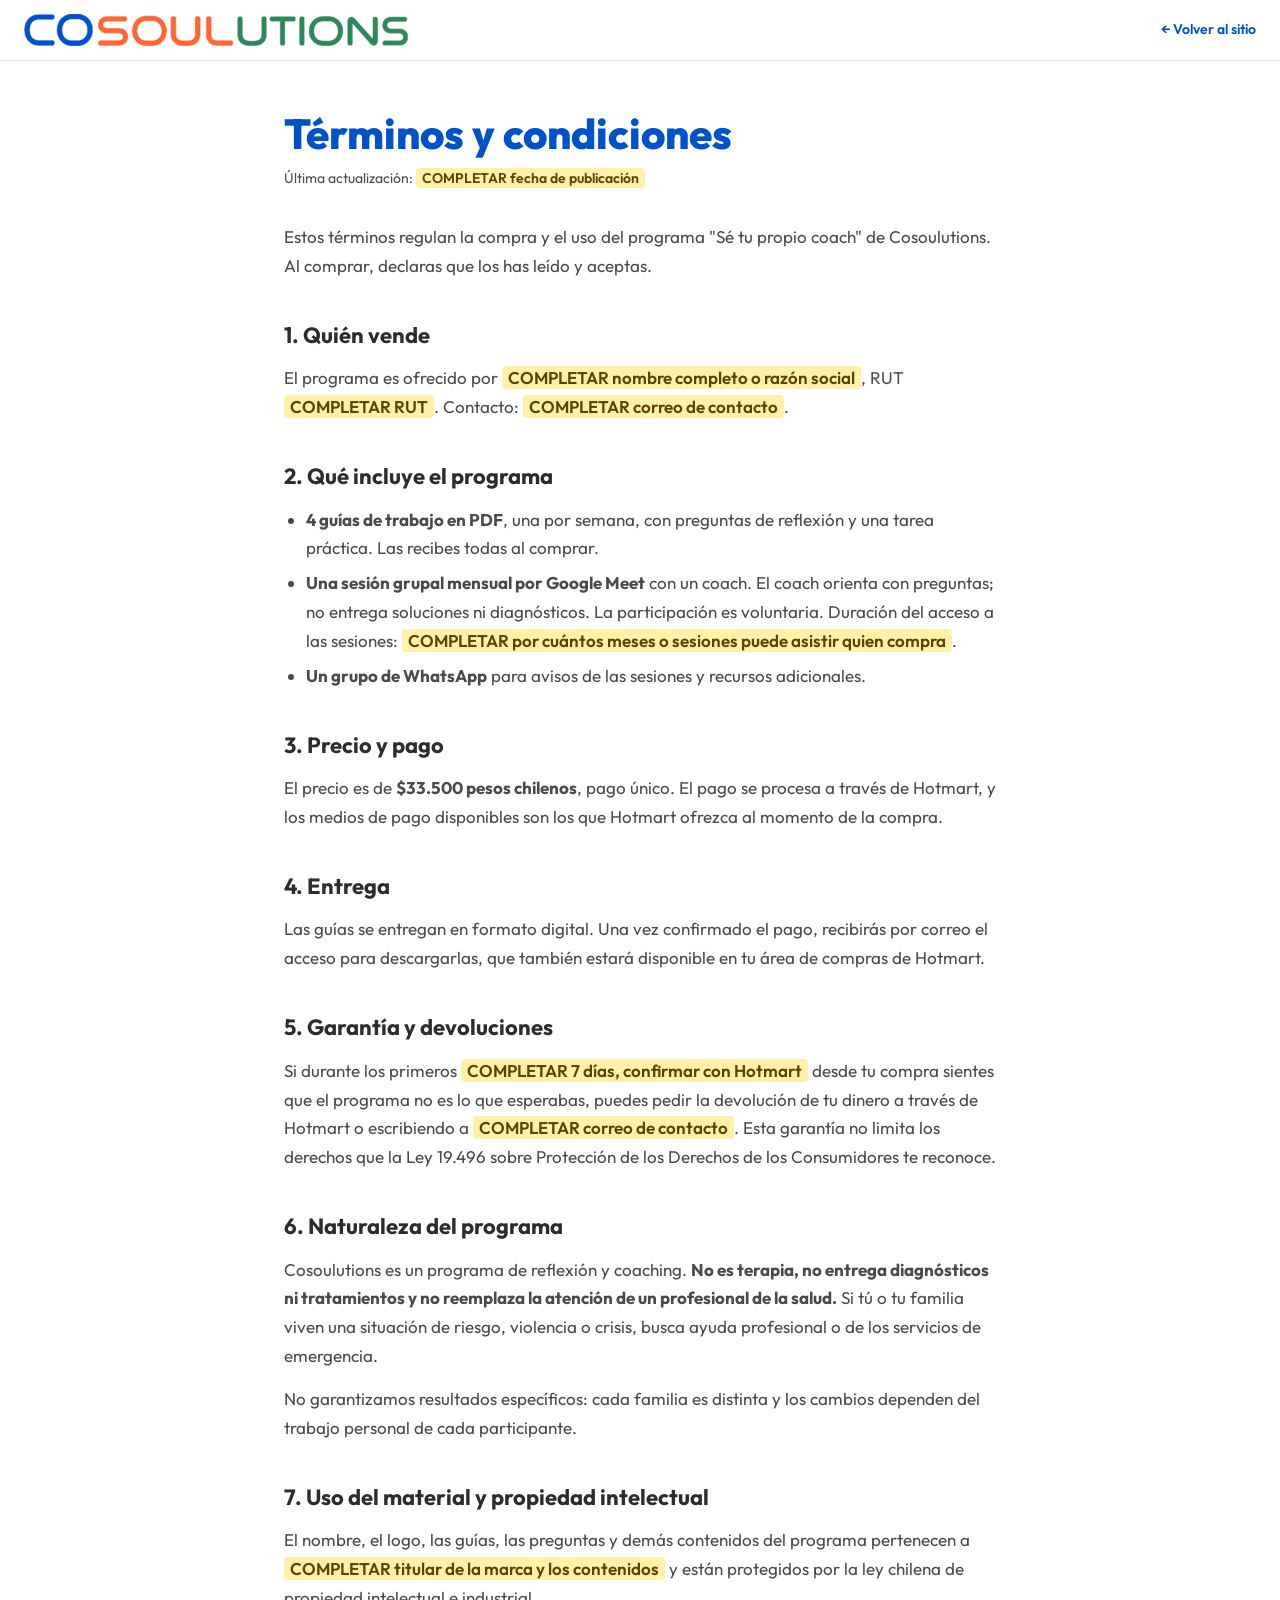
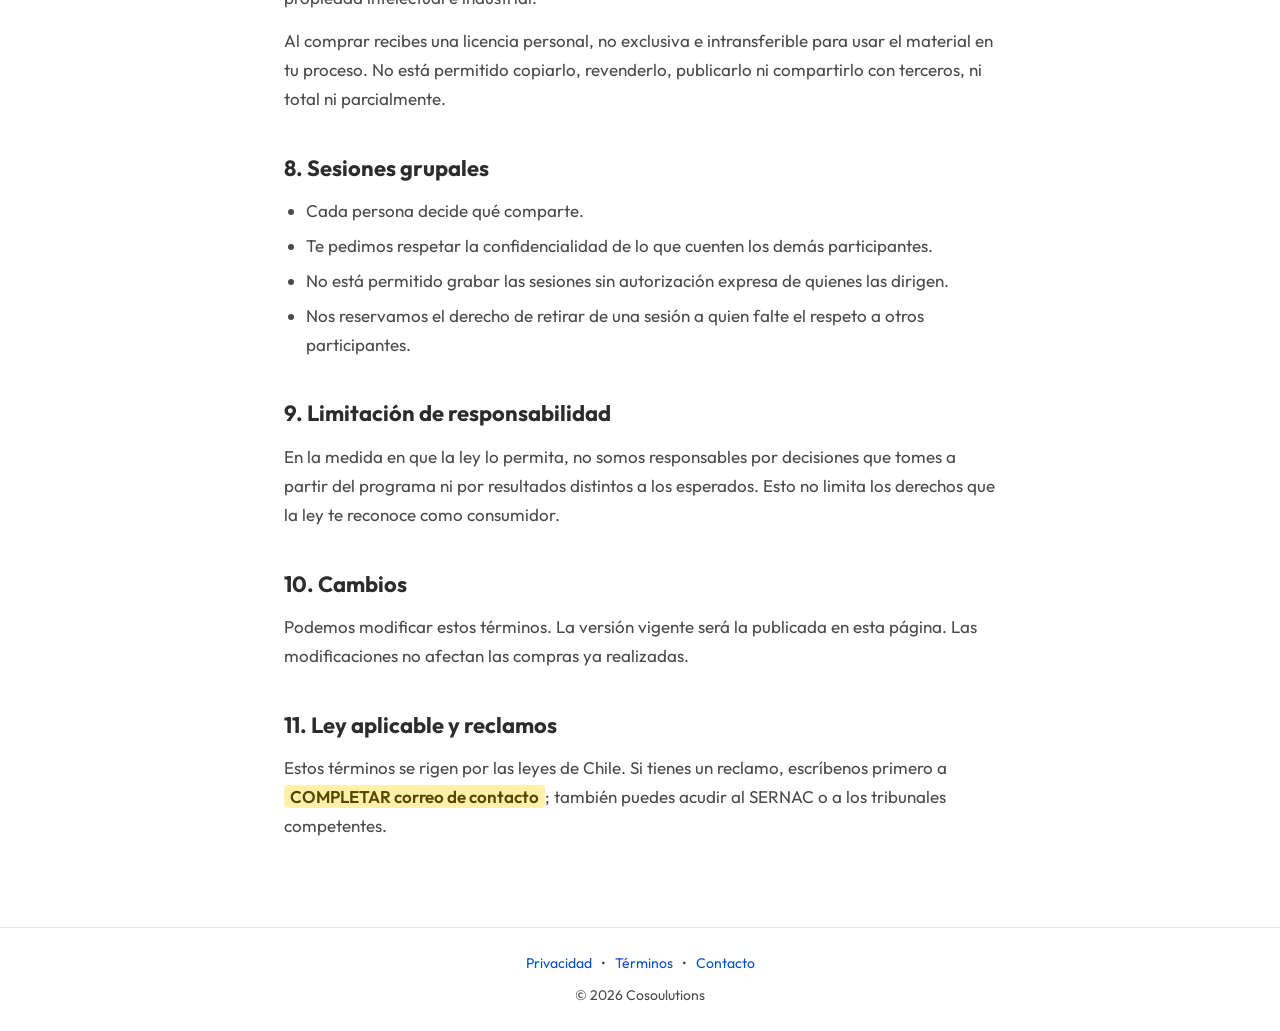
<file: terminos.html>
<!DOCTYPE html>
<html lang="es">
<head>
  <meta charset="UTF-8">
  <meta name="viewport" content="width=device-width, initial-scale=1.0">
  <title>Términos y condiciones | Cosoulutions</title>
  <meta name="robots" content="noindex">
  <link rel="icon" type="image/png" sizes="32x32" href="images/favicon-32.png">
  <link rel="apple-touch-icon" href="images/apple-touch-icon.png">
  <link href="https://fonts.googleapis.com/css2?family=Outfit:wght@400;600;700;800&display=swap" rel="stylesheet">
  <link rel="stylesheet" href="legal.css">
</head>
<body>

<header class="legal-header">
  <a href="index-pro.html"><img src="images/logo-cosoulutions.png" alt="Cosoulutions" width="600" height="50"></a>
  <a class="volver" href="index-pro.html">← Volver al sitio</a>
</header>

<main class="legal">
  <h1>Términos y condiciones</h1>
  <p class="actualizado">Última actualización: <span class="pendiente">COMPLETAR fecha de publicación</span></p>

  <p>Estos términos regulan la compra y el uso del programa "Sé tu propio coach" de Cosoulutions. Al comprar, declaras que los has leído y aceptas.</p>

  <h2>1. Quién vende</h2>
  <p>El programa es ofrecido por <span class="pendiente">COMPLETAR nombre completo o razón social</span>, RUT <span class="pendiente">COMPLETAR RUT</span>. Contacto: <span class="pendiente">COMPLETAR correo de contacto</span>.</p>

  <h2>2. Qué incluye el programa</h2>
  <ul>
    <li><strong>4 guías de trabajo en PDF</strong>, una por semana, con preguntas de reflexión y una tarea práctica. Las recibes todas al comprar.</li>
    <li><strong>Una sesión grupal mensual por Google Meet</strong> con un coach. El coach orienta con preguntas; no entrega soluciones ni diagnósticos. La participación es voluntaria. Duración del acceso a las sesiones: <span class="pendiente">COMPLETAR por cuántos meses o sesiones puede asistir quien compra</span>.</li>
    <li><strong>Un grupo de WhatsApp</strong> para avisos de las sesiones y recursos adicionales.</li>
  </ul>

  <h2>3. Precio y pago</h2>
  <p>El precio es de <strong>$33.500 pesos chilenos</strong>, pago único. El pago se procesa a través de Hotmart, y los medios de pago disponibles son los que Hotmart ofrezca al momento de la compra.</p>

  <h2>4. Entrega</h2>
  <p>Las guías se entregan en formato digital. Una vez confirmado el pago, recibirás por correo el acceso para descargarlas, que también estará disponible en tu área de compras de Hotmart.</p>

  <h2>5. Garantía y devoluciones</h2>
  <p>Si durante los primeros <span class="pendiente">COMPLETAR 7 días, confirmar con Hotmart</span> desde tu compra sientes que el programa no es lo que esperabas, puedes pedir la devolución de tu dinero a través de Hotmart o escribiendo a <span class="pendiente">COMPLETAR correo de contacto</span>. Esta garantía no limita los derechos que la Ley 19.496 sobre Protección de los Derechos de los Consumidores te reconoce.</p>

  <h2>6. Naturaleza del programa</h2>
  <p>Cosoulutions es un programa de reflexión y coaching. <strong>No es terapia, no entrega diagnósticos ni tratamientos y no reemplaza la atención de un profesional de la salud.</strong> Si tú o tu familia viven una situación de riesgo, violencia o crisis, busca ayuda profesional o de los servicios de emergencia.</p>
  <p>No garantizamos resultados específicos: cada familia es distinta y los cambios dependen del trabajo personal de cada participante.</p>

  <h2>7. Uso del material y propiedad intelectual</h2>
  <p>El nombre, el logo, las guías, las preguntas y demás contenidos del programa pertenecen a <span class="pendiente">COMPLETAR titular de la marca y los contenidos</span> y están protegidos por la ley chilena de propiedad intelectual e industrial.</p>
  <p>Al comprar recibes una licencia personal, no exclusiva e intransferible para usar el material en tu proceso. No está permitido copiarlo, revenderlo, publicarlo ni compartirlo con terceros, ni total ni parcialmente.</p>

  <h2>8. Sesiones grupales</h2>
  <ul>
    <li>Cada persona decide qué comparte.</li>
    <li>Te pedimos respetar la confidencialidad de lo que cuenten los demás participantes.</li>
    <li>No está permitido grabar las sesiones sin autorización expresa de quienes las dirigen.</li>
    <li>Nos reservamos el derecho de retirar de una sesión a quien falte el respeto a otros participantes.</li>
  </ul>

  <h2>9. Limitación de responsabilidad</h2>
  <p>En la medida en que la ley lo permita, no somos responsables por decisiones que tomes a partir del programa ni por resultados distintos a los esperados. Esto no limita los derechos que la ley te reconoce como consumidor.</p>

  <h2>10. Cambios</h2>
  <p>Podemos modificar estos términos. La versión vigente será la publicada en esta página. Las modificaciones no afectan las compras ya realizadas.</p>

  <h2>11. Ley aplicable y reclamos</h2>
  <p>Estos términos se rigen por las leyes de Chile. Si tienes un reclamo, escríbenos primero a <span class="pendiente">COMPLETAR correo de contacto</span>; también puedes acudir al SERNAC o a los tribunales competentes.</p>
</main>

<footer class="legal-footer">
  <a href="privacidad.html">Privacidad</a> • <a href="terminos.html">Términos</a> • <a href="contacto.html">Contacto</a>
  <p style="margin-top: 8px;">© 2026 Cosoulutions</p>
</footer>

</body>
</html>
</file>
<file: legal.css>
* { margin: 0; padding: 0; box-sizing: border-box; }

:root {
  --color-primary: #FF6633;
  --color-secondary: #0052CC;
  --color-accent: #2D8659;
  --color-light: #F9F7F3;
  --color-border: #E8E6E0;
  --color-text: #2C2C2A;
  --color-text-muted: #4A4A48;
}

html { scroll-behavior: smooth; }

body {
  font-family: 'Outfit', sans-serif;
  background: #fff;
  color: var(--color-text);
  line-height: 1.7;
  -webkit-font-smoothing: antialiased;
}

.legal-header {
  display: flex;
  align-items: center;
  justify-content: space-between;
  gap: 16px;
  padding: 14px 24px;
  border-bottom: 1px solid var(--color-border);
  background: #fff;
}

.legal-header img { display: block; height: 32px; width: auto; max-width: 60vw; }

.legal-header .volver {
  font-size: 14px;
  font-weight: 600;
  color: var(--color-secondary);
  text-decoration: none;
  white-space: nowrap;
}

.legal-header .volver:hover { text-decoration: underline; }

.legal {
  max-width: 760px;
  margin: 0 auto;
  padding: 48px 24px 72px;
}

.legal h1 {
  font-size: clamp(30px, 5vw, 42px);
  font-weight: 800;
  line-height: 1.2;
  color: var(--color-secondary);
  margin-bottom: 8px;
}

.legal .actualizado {
  font-size: 14px;
  color: var(--color-text-muted);
  margin-bottom: 32px;
}

.legal h2 {
  font-size: 22px;
  font-weight: 700;
  margin: 36px 0 10px;
  color: var(--color-text);
}

.legal p, .legal li {
  font-size: 17px;
  color: var(--color-text-muted);
}

.legal p { margin-bottom: 14px; }

.legal ul { margin: 0 0 14px 22px; }
.legal li { margin-bottom: 6px; }

.legal a { color: var(--color-secondary); }

.legal .nota {
  background: var(--color-light);
  border: 1px solid var(--color-border);
  border-radius: 10px;
  padding: 14px 18px;
  margin: 20px 0;
  font-size: 16px;
}

/* Datos que faltan: no se pueden pasar por alto */
.pendiente {
  background: #FFF1A8;
  color: #5A4500;
  padding: 1px 6px;
  border-radius: 4px;
  font-weight: 600;
}

.contacto-opciones {
  display: grid;
  gap: 14px;
  margin: 24px 0;
}

.contacto-card {
  border: 1px solid var(--color-border);
  border-radius: 12px;
  padding: 18px 20px;
  background: var(--color-light);
}

.contacto-card h3 { font-size: 18px; margin-bottom: 4px; }
.contacto-card p { margin: 0; }

.legal-footer {
  border-top: 1px solid var(--color-border);
  padding: 24px;
  text-align: center;
  font-size: 14px;
  color: var(--color-text-muted);
}

.legal-footer a { color: var(--color-secondary); text-decoration: none; margin: 0 6px; }
.legal-footer a:hover { text-decoration: underline; }
</file>
